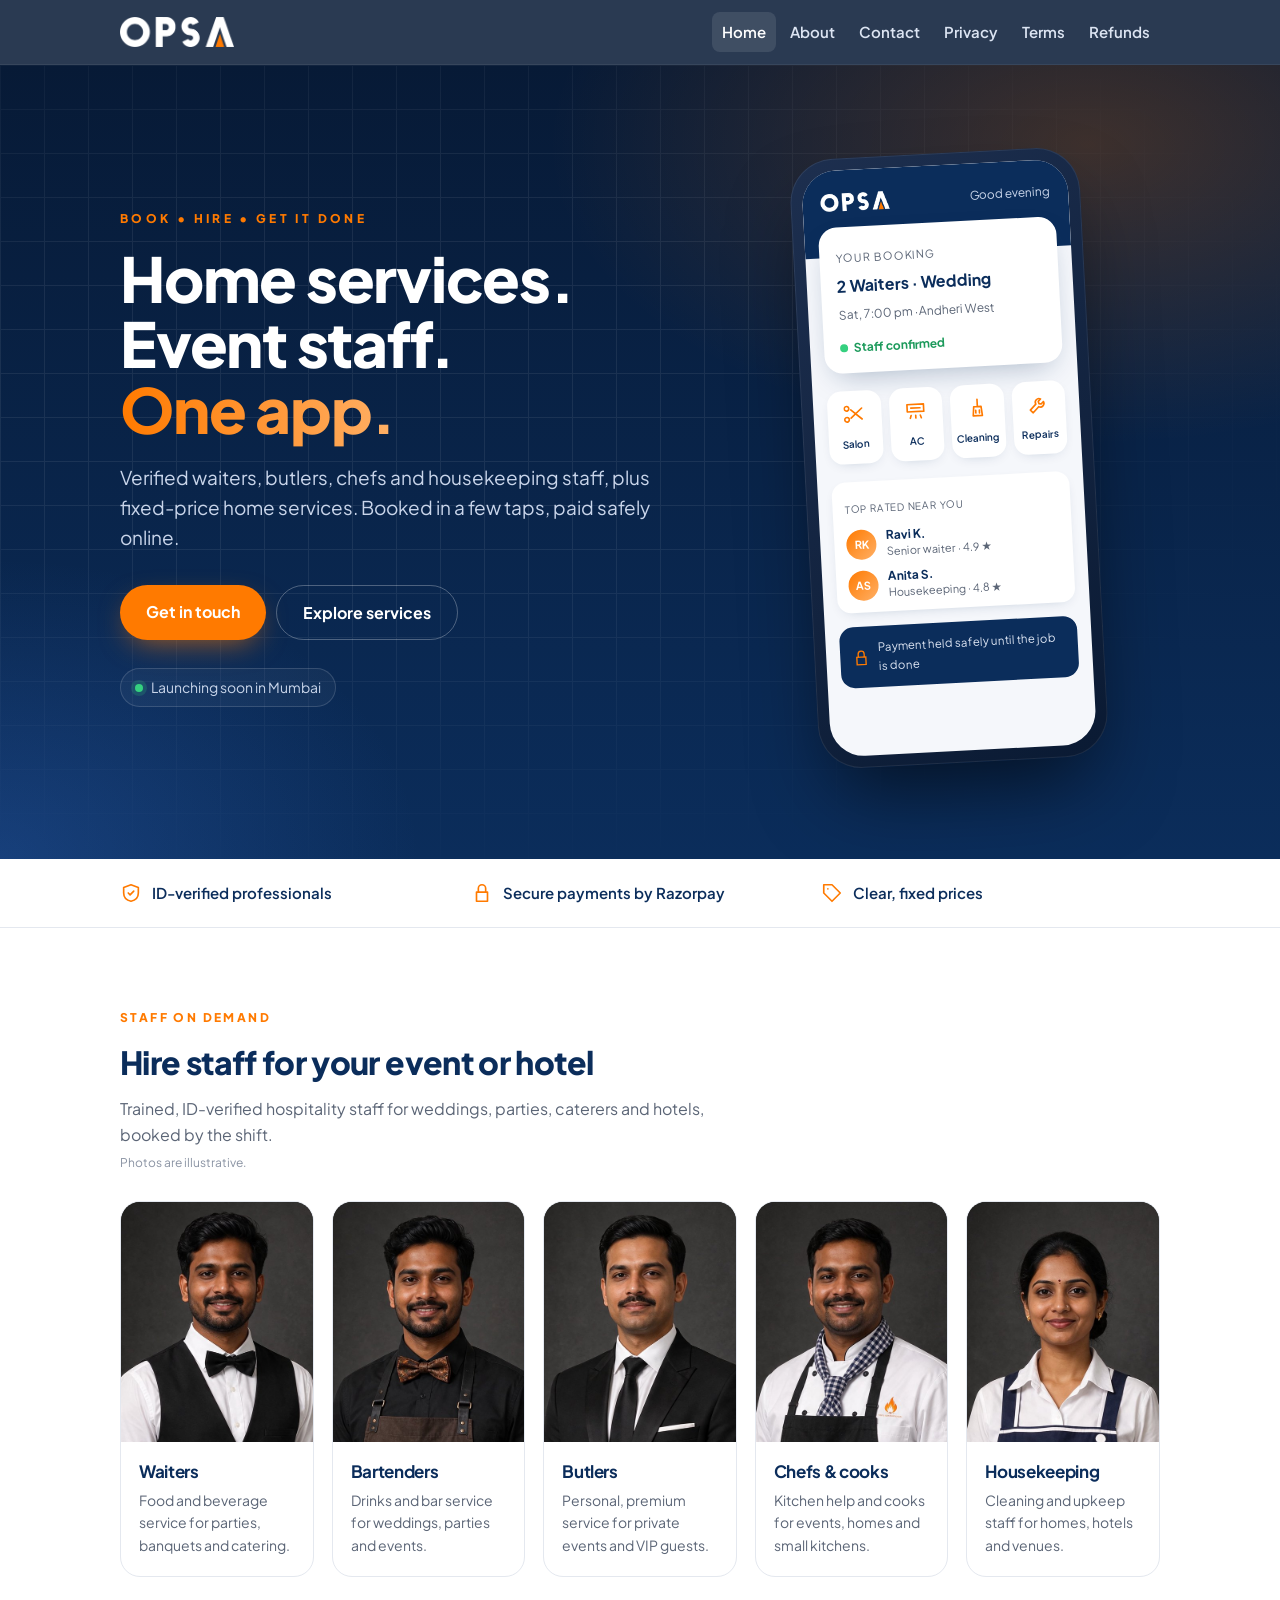
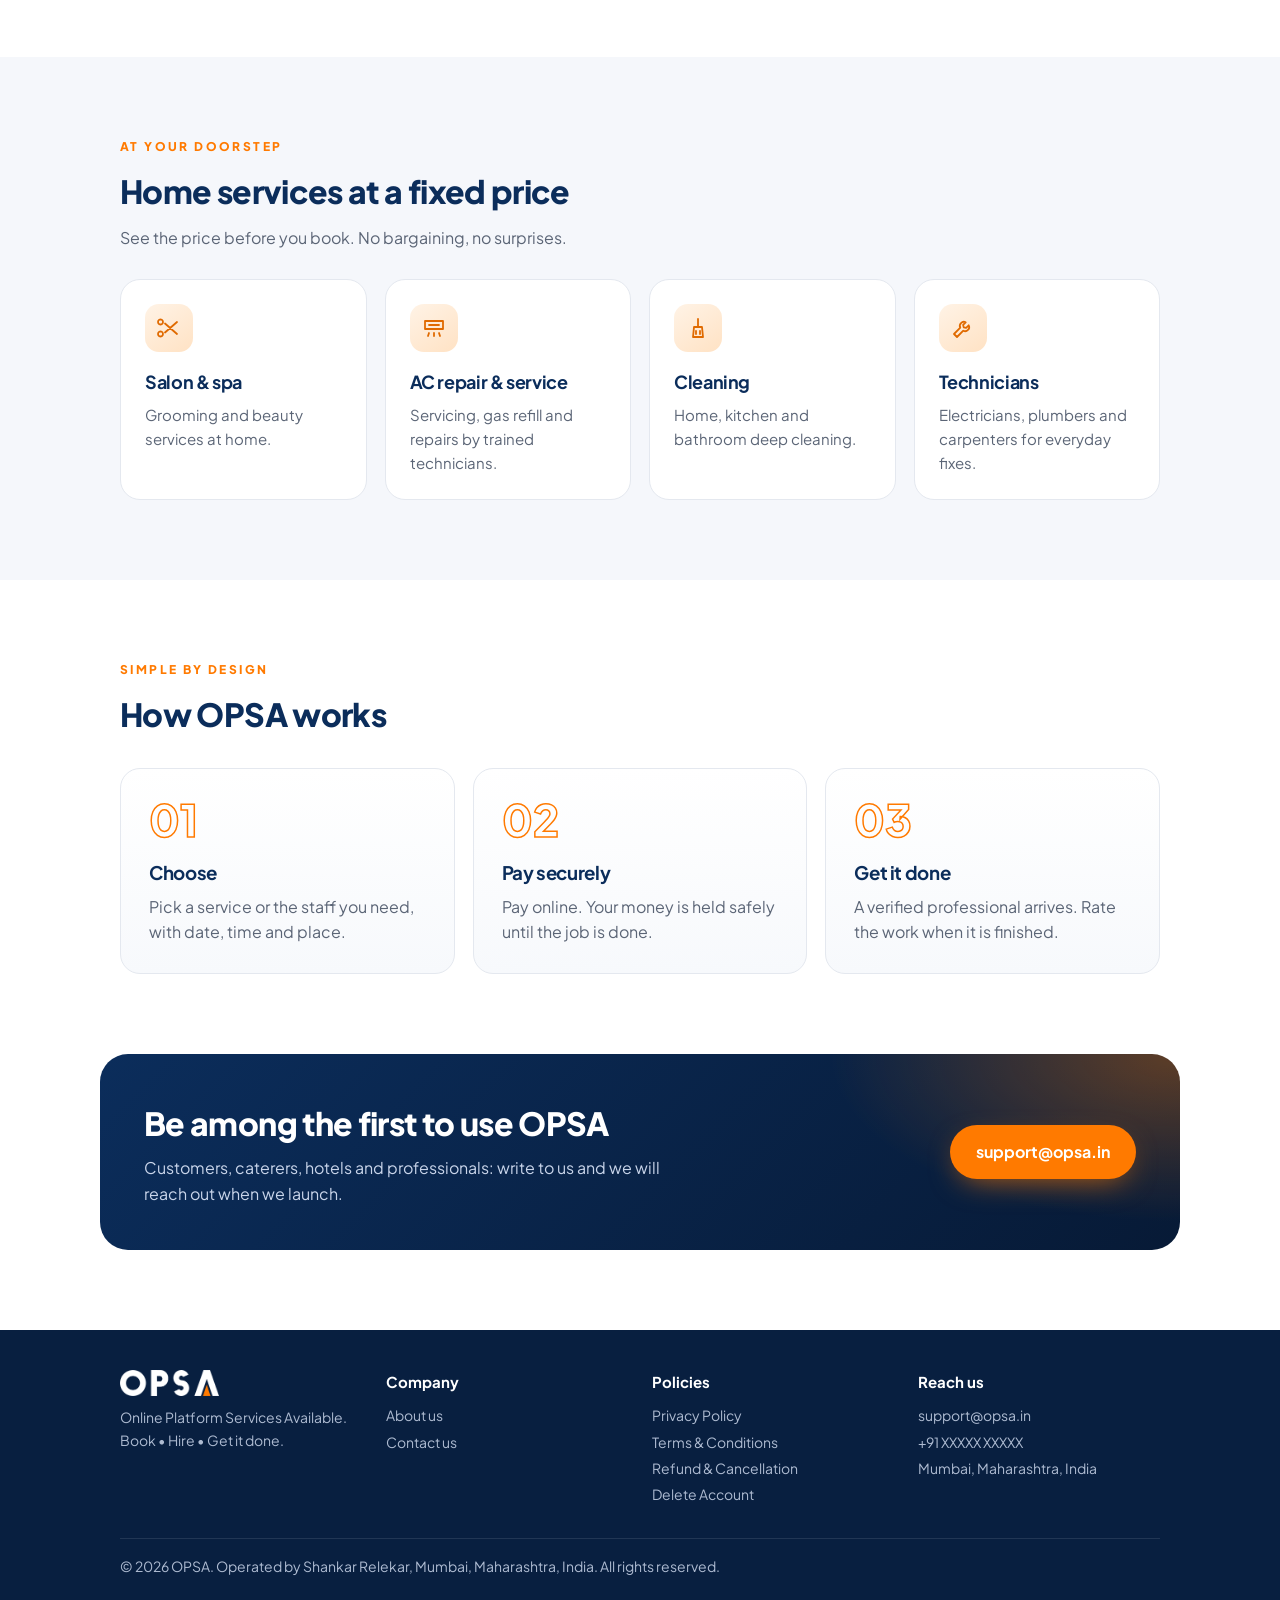
<file: index.html>
<!doctype html>
<html lang="en">
<head>
<meta charset="utf-8">
<meta name="viewport" content="width=device-width,initial-scale=1">
<title>OPSA | Book, hire and get it done</title>
<meta name="description" content="OPSA lets you book verified hospitality staff and fixed-price home services in a few taps.">
<link rel="icon" href="assets/favicon.png">
<link rel="apple-touch-icon" href="assets/apple-touch-icon.png">
<link rel="preconnect" href="https://fonts.googleapis.com"><link rel="preconnect" href="https://fonts.gstatic.com" crossorigin>
<link href="https://fonts.googleapis.com/css2?family=Plus+Jakarta+Sans:wght@400;500;600;700;800&display=swap" rel="stylesheet">
<link rel="stylesheet" href="style.css">
</head>
<body>
<header class="site"><div class="wrap">
  <a class="brand" href="index.html" aria-label="OPSA home"><img src="assets/logo-white.png" alt="OPSA"></a>
  <button class="menu-btn" onclick="document.querySelector('nav.main').classList.toggle('open')">Menu</button>
  <nav class="main"><a href="index.html" aria-current="page">Home</a><a href="about.html">About</a><a href="contact.html">Contact</a><a href="privacy.html">Privacy</a><a href="terms.html">Terms</a><a href="refund.html">Refunds</a></nav>
</div></header>
<main>

<section class="hero2"><div class="wrap hero-grid">
  <div>
    <div class="eyebrow">BOOK &bull; HIRE &bull; GET IT DONE</div>
    <h1>Home services. Event staff.<br><span>One app.</span></h1>
    <p class="lead">Verified waiters, butlers, chefs and housekeeping staff, plus fixed-price home services. Booked in a few taps, paid safely online.</p>
    <div class="ctas"><a class="btn" href="contact.html">Get in touch</a><a class="btn ghost" href="#services">Explore services</a></div>
    <div class="pill"><span class="dot"></span>Launching soon in Mumbai</div>
  </div>
  <div class="phone" aria-hidden="true"><div class="screen">
    <div class="ph-top"><img src="assets/logo-white.png" alt=""><span>Good evening</span></div>
    <div class="ph-card"><small>Your booking</small><b>2 Waiters &middot; Wedding</b><span>Sat, 7:00 pm &middot; Andheri West</span><div class="ph-status"><i></i>Staff confirmed</div></div>
    <div class="ph-row"><div><svg viewBox="0 0 24 24" aria-hidden="true"><path d="M6 6a2.5 2.5 0 1 0 0 .01M6 18a2.5 2.5 0 1 0 0 .01M8 7.5L20 18M8 16.5L20 6"/></svg><em>Salon</em></div><div><svg viewBox="0 0 24 24" aria-hidden="true"><path d="M3 5h18v8H3zM7 17l-1 3M12 17v3M17 17l1 3M7 9h10"/></svg><em>AC</em></div><div><svg viewBox="0 0 24 24" aria-hidden="true"><path d="M12 3v8M8 11h8l1 10H7zM10 15v3M14 15v3"/></svg><em>Cleaning</em></div><div><svg viewBox="0 0 24 24" aria-hidden="true"><path d="M14.7 6.3a4 4 0 0 0-5.4 5.4L3 18l3 3 6.3-6.3a4 4 0 0 0 5.4-5.4l-2.6 2.6-2.4-.6-.6-2.4z"/></svg><em>Repairs</em></div></div>
    <div class="ph-list"><small>Top rated near you</small><div><span class="av">RK</span><p><b>Ravi K.</b><br>Senior waiter &middot; 4.9 &#9733;</p></div><div><span class="av">AS</span><p><b>Anita S.</b><br>Housekeeping &middot; 4.8 &#9733;</p></div></div>
    <div class="ph-pay"><svg viewBox="0 0 24 24" aria-hidden="true"><path d="M6 11h12v10H6zM8 11V7a4 4 0 0 1 8 0v4"/></svg>Payment held safely until the job is done</div>
  </div></div>
</div></section>

<div class="trust"><div class="wrap trust-row">
  <div><svg viewBox="0 0 24 24" aria-hidden="true"><path d="M12 3l8 3v6c0 5-3.5 8-8 9-4.5-1-8-4-8-9V6zM9 12l2 2 4-4"/></svg><span>ID-verified professionals</span></div>
  <div><svg viewBox="0 0 24 24" aria-hidden="true"><path d="M6 11h12v10H6zM8 11V7a4 4 0 0 1 8 0v4"/></svg><span>Secure payments by Razorpay</span></div>
  <div><svg viewBox="0 0 24 24" aria-hidden="true"><path d="M3 12V3h9l9 9-9 9zM7.5 7.5h.01"/></svg><span>Clear, fixed prices</span></div>
</div></div>

<section id="services"><div class="wrap">
  <div class="kicker">Staff on demand</div>
  <h2>Hire staff for your event or hotel</h2>
  <p class="sub">Trained, ID-verified hospitality staff for weddings, parties, caterers and hotels, booked by the shift.<br><small class="note-img">Photos are illustrative.</small></p>
  <div class="staff-grid">
    <div class="staff"><img src="assets/staff/waiter.jpg" alt="Waiters" loading="lazy"><div><h3>Waiters</h3><p>Food and beverage service for parties, banquets and catering.</p></div></div>
    <div class="staff"><img src="assets/staff/bartender.jpg" alt="Bartenders" loading="lazy"><div><h3>Bartenders</h3><p>Drinks and bar service for weddings, parties and events.</p></div></div>
    <div class="staff"><img src="assets/staff/butler.jpg" alt="Butlers" loading="lazy"><div><h3>Butlers</h3><p>Personal, premium service for private events and VIP guests.</p></div></div>
    <div class="staff"><img src="assets/staff/cook.jpg" alt="Chefs &amp; cooks" loading="lazy"><div><h3>Chefs &amp; cooks</h3><p>Kitchen help and cooks for events, homes and small kitchens.</p></div></div>
    <div class="staff"><img src="assets/staff/housekeeper.jpg" alt="Housekeeping" loading="lazy"><div><h3>Housekeeping</h3><p>Cleaning and upkeep staff for homes, hotels and venues.</p></div></div>
  </div>
</div></section>

<section class="alt"><div class="wrap">
  <div class="kicker">At your doorstep</div>
  <h2>Home services at a fixed price</h2>
  <p class="sub">See the price before you book. No bargaining, no surprises.</p>
  <div class="grid4">
    <div class="svc"><div class="ico"><svg viewBox="0 0 24 24" aria-hidden="true"><path d="M6 6a2.5 2.5 0 1 0 0 .01M6 18a2.5 2.5 0 1 0 0 .01M8 7.5L20 18M8 16.5L20 6"/></svg></div><h3>Salon &amp; spa</h3><p>Grooming and beauty services at home.</p></div>
    <div class="svc"><div class="ico"><svg viewBox="0 0 24 24" aria-hidden="true"><path d="M3 5h18v8H3zM7 17l-1 3M12 17v3M17 17l1 3M7 9h10"/></svg></div><h3>AC repair &amp; service</h3><p>Servicing, gas refill and repairs by trained technicians.</p></div>
    <div class="svc"><div class="ico"><svg viewBox="0 0 24 24" aria-hidden="true"><path d="M12 3v8M8 11h8l1 10H7zM10 15v3M14 15v3"/></svg></div><h3>Cleaning</h3><p>Home, kitchen and bathroom deep cleaning.</p></div>
    <div class="svc"><div class="ico"><svg viewBox="0 0 24 24" aria-hidden="true"><path d="M14.7 6.3a4 4 0 0 0-5.4 5.4L3 18l3 3 6.3-6.3a4 4 0 0 0 5.4-5.4l-2.6 2.6-2.4-.6-.6-2.4z"/></svg></div><h3>Technicians</h3><p>Electricians, plumbers and carpenters for everyday fixes.</p></div>
  </div>
</div></section>

<section><div class="wrap">
  <div class="kicker">Simple by design</div>
  <h2>How OPSA works</h2>
  <div class="flow">
    <div><b>01</b><h3>Choose</h3><p>Pick a service or the staff you need, with date, time and place.</p></div>
    <div><b>02</b><h3>Pay securely</h3><p>Pay online. Your money is held safely until the job is done.</p></div>
    <div><b>03</b><h3>Get it done</h3><p>A verified professional arrives. Rate the work when it is finished.</p></div>
  </div>
</div></section>

<section class="cta-band"><div class="wrap cta-inner">
  <div><h2>Be among the first to use OPSA</h2><p>Customers, caterers, hotels and professionals: write to us and we will reach out when we launch.</p></div>
  <a class="btn" href="mailto:support@opsa.in">support@opsa.in</a>
</div></section>

</main>
<footer class="site"><div class="wrap">
  <div class="cols">
    <div><img src="assets/logo-white.png" alt="OPSA"><div>Online Platform Services Available.<br>Book &bull; Hire &bull; Get it done.</div></div>
    <div><h4>Company</h4><a href="about.html">About us</a><a href="contact.html">Contact us</a></div>
    <div><h4>Policies</h4><a href="privacy.html">Privacy Policy</a><a href="terms.html">Terms &amp; Conditions</a><a href="refund.html">Refund &amp; Cancellation</a><a href="delete-account.html">Delete Account</a></div>
    <div><h4>Reach us</h4><a href="mailto:support@opsa.in">support@opsa.in</a><a href="tel:+91XXXXXXXXXX">+91 XXXXX XXXXX</a><span>Mumbai, Maharashtra, India</span></div>
  </div>
  <div class="legal">&copy; 2026 OPSA. Operated by Shankar Relekar, Mumbai, Maharashtra, India. All rights reserved.</div>
</div></footer>
</body>
</html>
</file>
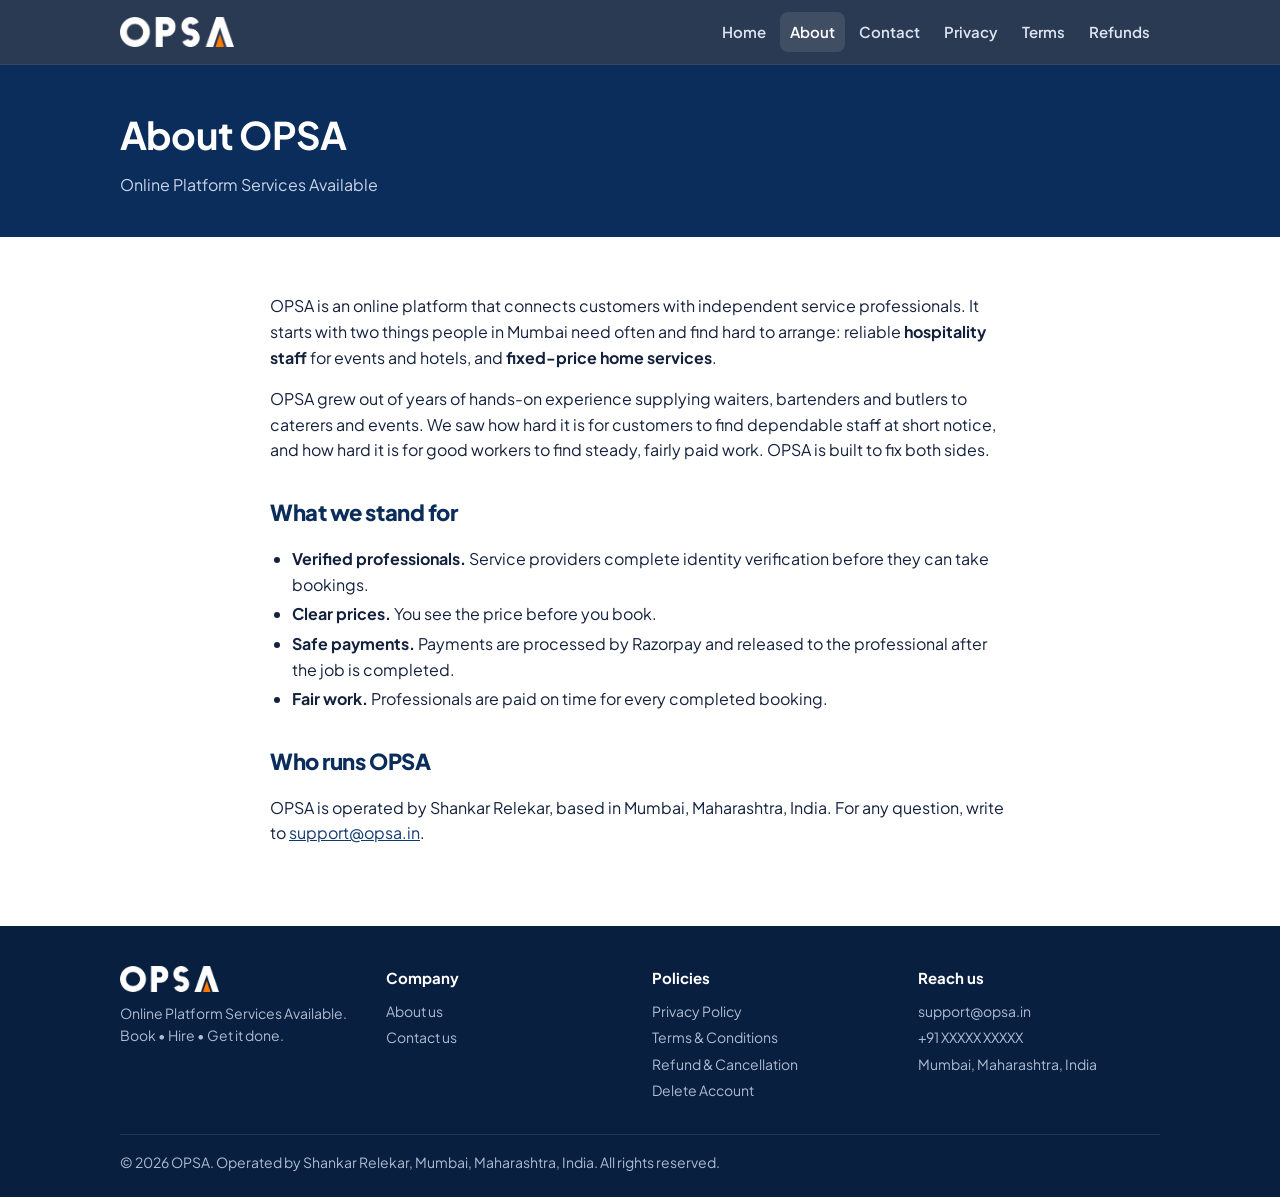
<file: about.html>
<!doctype html>
<html lang="en">
<head>
<meta charset="utf-8">
<meta name="viewport" content="width=device-width,initial-scale=1">
<title>About OPSA</title>
<meta name="description" content="About OPSA, Online Platform Services Available.">
<link rel="icon" href="assets/favicon.png">
<link rel="apple-touch-icon" href="assets/apple-touch-icon.png">
<link rel="preconnect" href="https://fonts.googleapis.com"><link rel="preconnect" href="https://fonts.gstatic.com" crossorigin>
<link href="https://fonts.googleapis.com/css2?family=Plus+Jakarta+Sans:wght@400;500;600;700;800&display=swap" rel="stylesheet">
<link rel="stylesheet" href="style.css">
</head>
<body>
<header class="site"><div class="wrap">
  <a class="brand" href="index.html" aria-label="OPSA home"><img src="assets/logo-white.png" alt="OPSA"></a>
  <button class="menu-btn" onclick="document.querySelector('nav.main').classList.toggle('open')">Menu</button>
  <nav class="main"><a href="index.html">Home</a><a href="about.html" aria-current="page">About</a><a href="contact.html">Contact</a><a href="privacy.html">Privacy</a><a href="terms.html">Terms</a><a href="refund.html">Refunds</a></nav>
</div></header>
<main>

<div class="page-head"><div class="wrap"><h1>About OPSA</h1><p>Online Platform Services Available</p></div></div>
<div class="prose">
<p>OPSA is an online platform that connects customers with independent service professionals. It starts with two things
people in Mumbai need often and find hard to arrange: reliable <strong>hospitality staff</strong> for events and hotels, and
<strong>fixed-price home services</strong>.</p>
<p>OPSA grew out of years of hands-on experience supplying waiters, bartenders and butlers to caterers and events. We saw
how hard it is for customers to find dependable staff at short notice, and how hard it is for good workers to find steady,
fairly paid work. OPSA is built to fix both sides.</p>
<h2>What we stand for</h2>
<ul>
<li><strong>Verified professionals.</strong> Service providers complete identity verification before they can take bookings.</li>
<li><strong>Clear prices.</strong> You see the price before you book.</li>
<li><strong>Safe payments.</strong> Payments are processed by Razorpay and released to the professional after the job is completed.</li>
<li><strong>Fair work.</strong> Professionals are paid on time for every completed booking.</li>
</ul>
<h2>Who runs OPSA</h2>
<p>OPSA is operated by Shankar Relekar, based in Mumbai, Maharashtra, India. For any question, write to
<a href="mailto:support@opsa.in">support@opsa.in</a>.</p>
</div>
</main>
<footer class="site"><div class="wrap">
  <div class="cols">
    <div><img src="assets/logo-white.png" alt="OPSA"><div>Online Platform Services Available.<br>Book &bull; Hire &bull; Get it done.</div></div>
    <div><h4>Company</h4><a href="about.html">About us</a><a href="contact.html">Contact us</a></div>
    <div><h4>Policies</h4><a href="privacy.html">Privacy Policy</a><a href="terms.html">Terms &amp; Conditions</a><a href="refund.html">Refund &amp; Cancellation</a><a href="delete-account.html">Delete Account</a></div>
    <div><h4>Reach us</h4><a href="mailto:support@opsa.in">support@opsa.in</a><a href="tel:+91XXXXXXXXXX">+91 XXXXX XXXXX</a><span>Mumbai, Maharashtra, India</span></div>
  </div>
  <div class="legal">&copy; 2026 OPSA. Operated by Shankar Relekar, Mumbai, Maharashtra, India. All rights reserved.</div>
</div></footer>
</body>
</html>
</file>
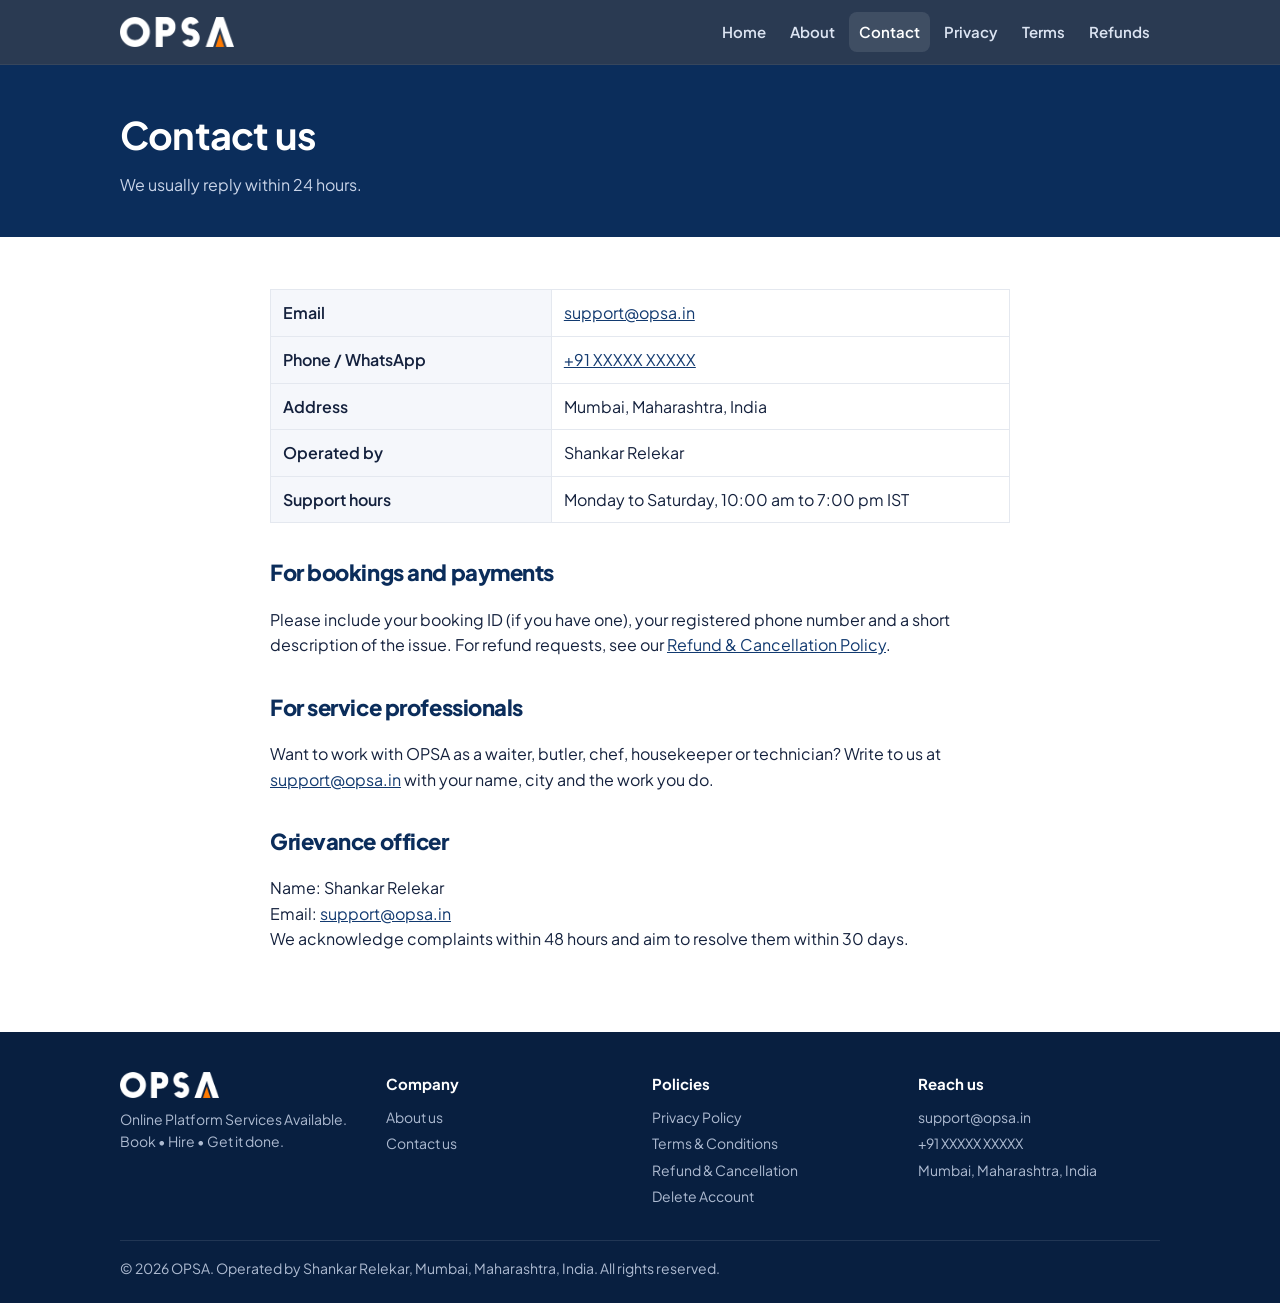
<file: contact.html>
<!doctype html>
<html lang="en">
<head>
<meta charset="utf-8">
<meta name="viewport" content="width=device-width,initial-scale=1">
<title>Contact OPSA</title>
<meta name="description" content="Contact OPSA customer support.">
<link rel="icon" href="assets/favicon.png">
<link rel="apple-touch-icon" href="assets/apple-touch-icon.png">
<link rel="preconnect" href="https://fonts.googleapis.com"><link rel="preconnect" href="https://fonts.gstatic.com" crossorigin>
<link href="https://fonts.googleapis.com/css2?family=Plus+Jakarta+Sans:wght@400;500;600;700;800&display=swap" rel="stylesheet">
<link rel="stylesheet" href="style.css">
</head>
<body>
<header class="site"><div class="wrap">
  <a class="brand" href="index.html" aria-label="OPSA home"><img src="assets/logo-white.png" alt="OPSA"></a>
  <button class="menu-btn" onclick="document.querySelector('nav.main').classList.toggle('open')">Menu</button>
  <nav class="main"><a href="index.html">Home</a><a href="about.html">About</a><a href="contact.html" aria-current="page">Contact</a><a href="privacy.html">Privacy</a><a href="terms.html">Terms</a><a href="refund.html">Refunds</a></nav>
</div></header>
<main>

<div class="page-head"><div class="wrap"><h1>Contact us</h1><p>We usually reply within 24 hours.</p></div></div>
<div class="prose">
<table class="info">
<tr><td>Email</td><td><a href="mailto:support@opsa.in">support@opsa.in</a></td></tr>
<tr><td>Phone / WhatsApp</td><td><a href="tel:+91 XXXXX XXXXX">+91 XXXXX XXXXX</a></td></tr>
<tr><td>Address</td><td>Mumbai, Maharashtra, India</td></tr>
<tr><td>Operated by</td><td>Shankar Relekar</td></tr>
<tr><td>Support hours</td><td>Monday to Saturday, 10:00 am to 7:00 pm IST</td></tr>
</table>
<h2>For bookings and payments</h2>
<p>Please include your booking ID (if you have one), your registered phone number and a short description of the issue.
For refund requests, see our <a href="refund.html">Refund &amp; Cancellation Policy</a>.</p>
<h2>For service professionals</h2>
<p>Want to work with OPSA as a waiter, butler, chef, housekeeper or technician? Write to us at
<a href="mailto:support@opsa.in">support@opsa.in</a> with your name, city and the work you do.</p>
<h2>Grievance officer</h2>
<p>Name: Shankar Relekar<br>Email: <a href="mailto:support@opsa.in">support@opsa.in</a><br>We acknowledge complaints within 48 hours and aim to resolve them within 30 days.</p>
</div>
</main>
<footer class="site"><div class="wrap">
  <div class="cols">
    <div><img src="assets/logo-white.png" alt="OPSA"><div>Online Platform Services Available.<br>Book &bull; Hire &bull; Get it done.</div></div>
    <div><h4>Company</h4><a href="about.html">About us</a><a href="contact.html">Contact us</a></div>
    <div><h4>Policies</h4><a href="privacy.html">Privacy Policy</a><a href="terms.html">Terms &amp; Conditions</a><a href="refund.html">Refund &amp; Cancellation</a><a href="delete-account.html">Delete Account</a></div>
    <div><h4>Reach us</h4><a href="mailto:support@opsa.in">support@opsa.in</a><a href="tel:+91XXXXXXXXXX">+91 XXXXX XXXXX</a><span>Mumbai, Maharashtra, India</span></div>
  </div>
  <div class="legal">&copy; 2026 OPSA. Operated by Shankar Relekar, Mumbai, Maharashtra, India. All rights reserved.</div>
</div></footer>
</body>
</html>
</file>
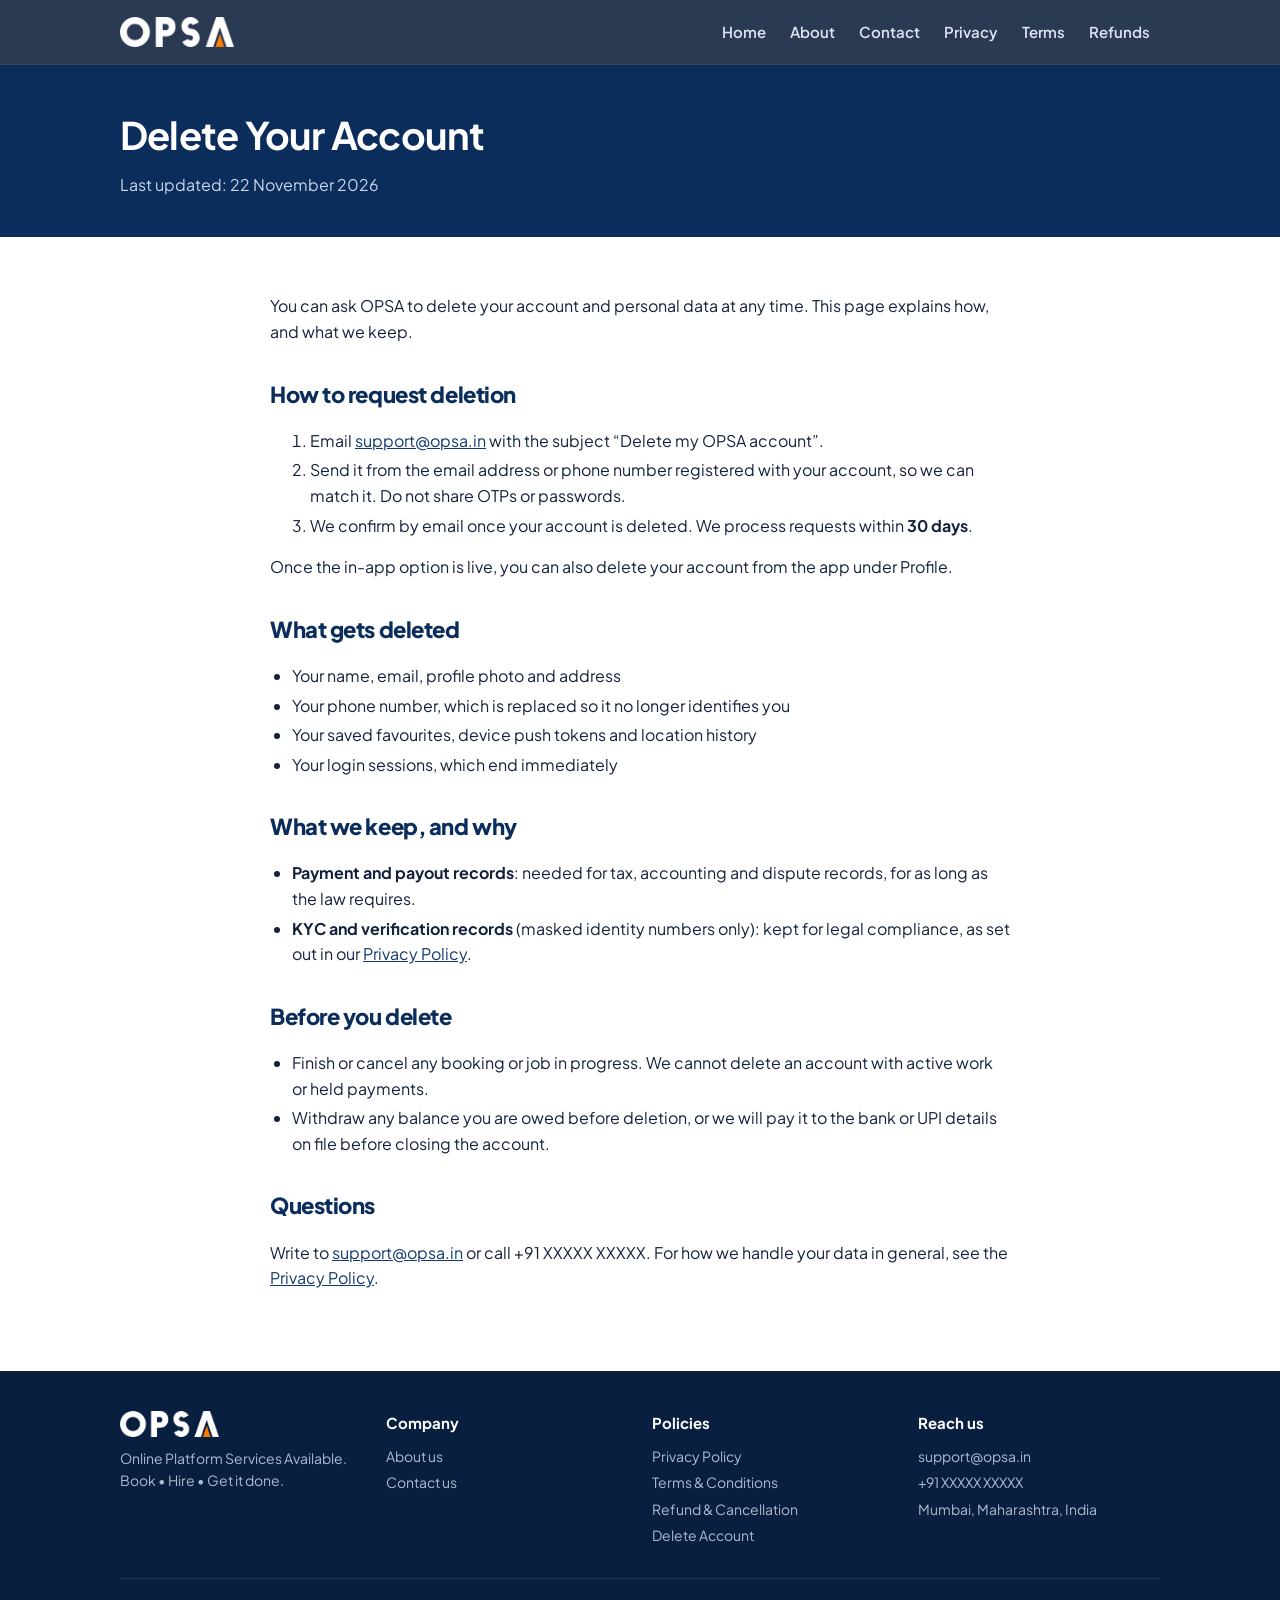
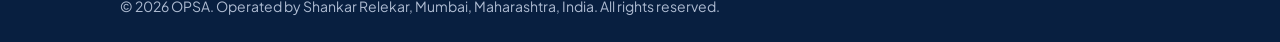
<file: delete-account.html>
<!doctype html>
<html lang="en">
<head>
<meta charset="utf-8">
<meta name="viewport" content="width=device-width,initial-scale=1">
<title>Delete Your Account | OPSA</title>
<meta name="description" content="Delete Your Account for OPSA (opsa.in).">
<link rel="icon" href="assets/favicon.png">
<link rel="apple-touch-icon" href="assets/apple-touch-icon.png">
<link rel="preconnect" href="https://fonts.googleapis.com"><link rel="preconnect" href="https://fonts.gstatic.com" crossorigin>
<link href="https://fonts.googleapis.com/css2?family=Plus+Jakarta+Sans:wght@400;500;600;700;800&display=swap" rel="stylesheet">
<link rel="stylesheet" href="style.css">
</head>
<body>
<header class="site"><div class="wrap">
  <a class="brand" href="index.html" aria-label="OPSA home"><img src="assets/logo-white.png" alt="OPSA"></a>
  <button class="menu-btn" onclick="document.querySelector('nav.main').classList.toggle('open')">Menu</button>
  <nav class="main"><a href="index.html">Home</a><a href="about.html">About</a><a href="contact.html">Contact</a><a href="privacy.html">Privacy</a><a href="terms.html">Terms</a><a href="refund.html">Refunds</a></nav>
</div></header>
<main>
<div class="page-head"><div class="wrap"><h1>Delete Your Account</h1><p>Last updated: 22 November 2026</p></div></div>
<div class="prose"><p>You can ask OPSA to delete your account and personal data at any time. This page explains how, and what we keep.</p>
<h2>How to request deletion</h2>
<ol><li>Email <a href="mailto:support@opsa.in?subject=Delete%20my%20OPSA%20account">support@opsa.in</a> with the subject &ldquo;Delete my OPSA account&rdquo;.</li>
<li>Send it from the email address or phone number registered with your account, so we can match it. Do not share OTPs or passwords.</li>
<li>We confirm by email once your account is deleted. We process requests within <strong>30 days</strong>.</li></ol>
<p>Once the in-app option is live, you can also delete your account from the app under Profile.</p>

<h2>What gets deleted</h2>
<ul><li>Your name, email, profile photo and address</li><li>Your phone number, which is replaced so it no longer identifies you</li>
<li>Your saved favourites, device push tokens and location history</li><li>Your login sessions, which end immediately</li></ul>

<h2>What we keep, and why</h2>
<ul><li><strong>Payment and payout records</strong>: needed for tax, accounting and dispute records, for as long as the law requires.</li>
<li><strong>KYC and verification records</strong> (masked identity numbers only): kept for legal compliance, as set out in our <a href="privacy.html">Privacy Policy</a>.</li></ul>

<h2>Before you delete</h2>
<ul><li>Finish or cancel any booking or job in progress. We cannot delete an account with active work or held payments.</li>
<li>Withdraw any balance you are owed before deletion, or we will pay it to the bank or UPI details on file before closing the account.</li></ul>

<h2>Questions</h2>
<p>Write to <a href="mailto:support@opsa.in">support@opsa.in</a> or call +91 XXXXX XXXXX. For how we handle your data in general, see the <a href="privacy.html">Privacy Policy</a>.</p>
</div>
</main>
<footer class="site"><div class="wrap">
  <div class="cols">
    <div><img src="assets/logo-white.png" alt="OPSA"><div>Online Platform Services Available.<br>Book &bull; Hire &bull; Get it done.</div></div>
    <div><h4>Company</h4><a href="about.html">About us</a><a href="contact.html">Contact us</a></div>
    <div><h4>Policies</h4><a href="privacy.html">Privacy Policy</a><a href="terms.html">Terms &amp; Conditions</a><a href="refund.html">Refund &amp; Cancellation</a><a href="delete-account.html">Delete Account</a></div>
    <div><h4>Reach us</h4><a href="mailto:support@opsa.in">support@opsa.in</a><a href="tel:+91XXXXXXXXXX">+91 XXXXX XXXXX</a><span>Mumbai, Maharashtra, India</span></div>
  </div>
  <div class="legal">&copy; 2026 OPSA. Operated by Shankar Relekar, Mumbai, Maharashtra, India. All rights reserved.</div>
</div></footer>
</body>
</html>
</file>
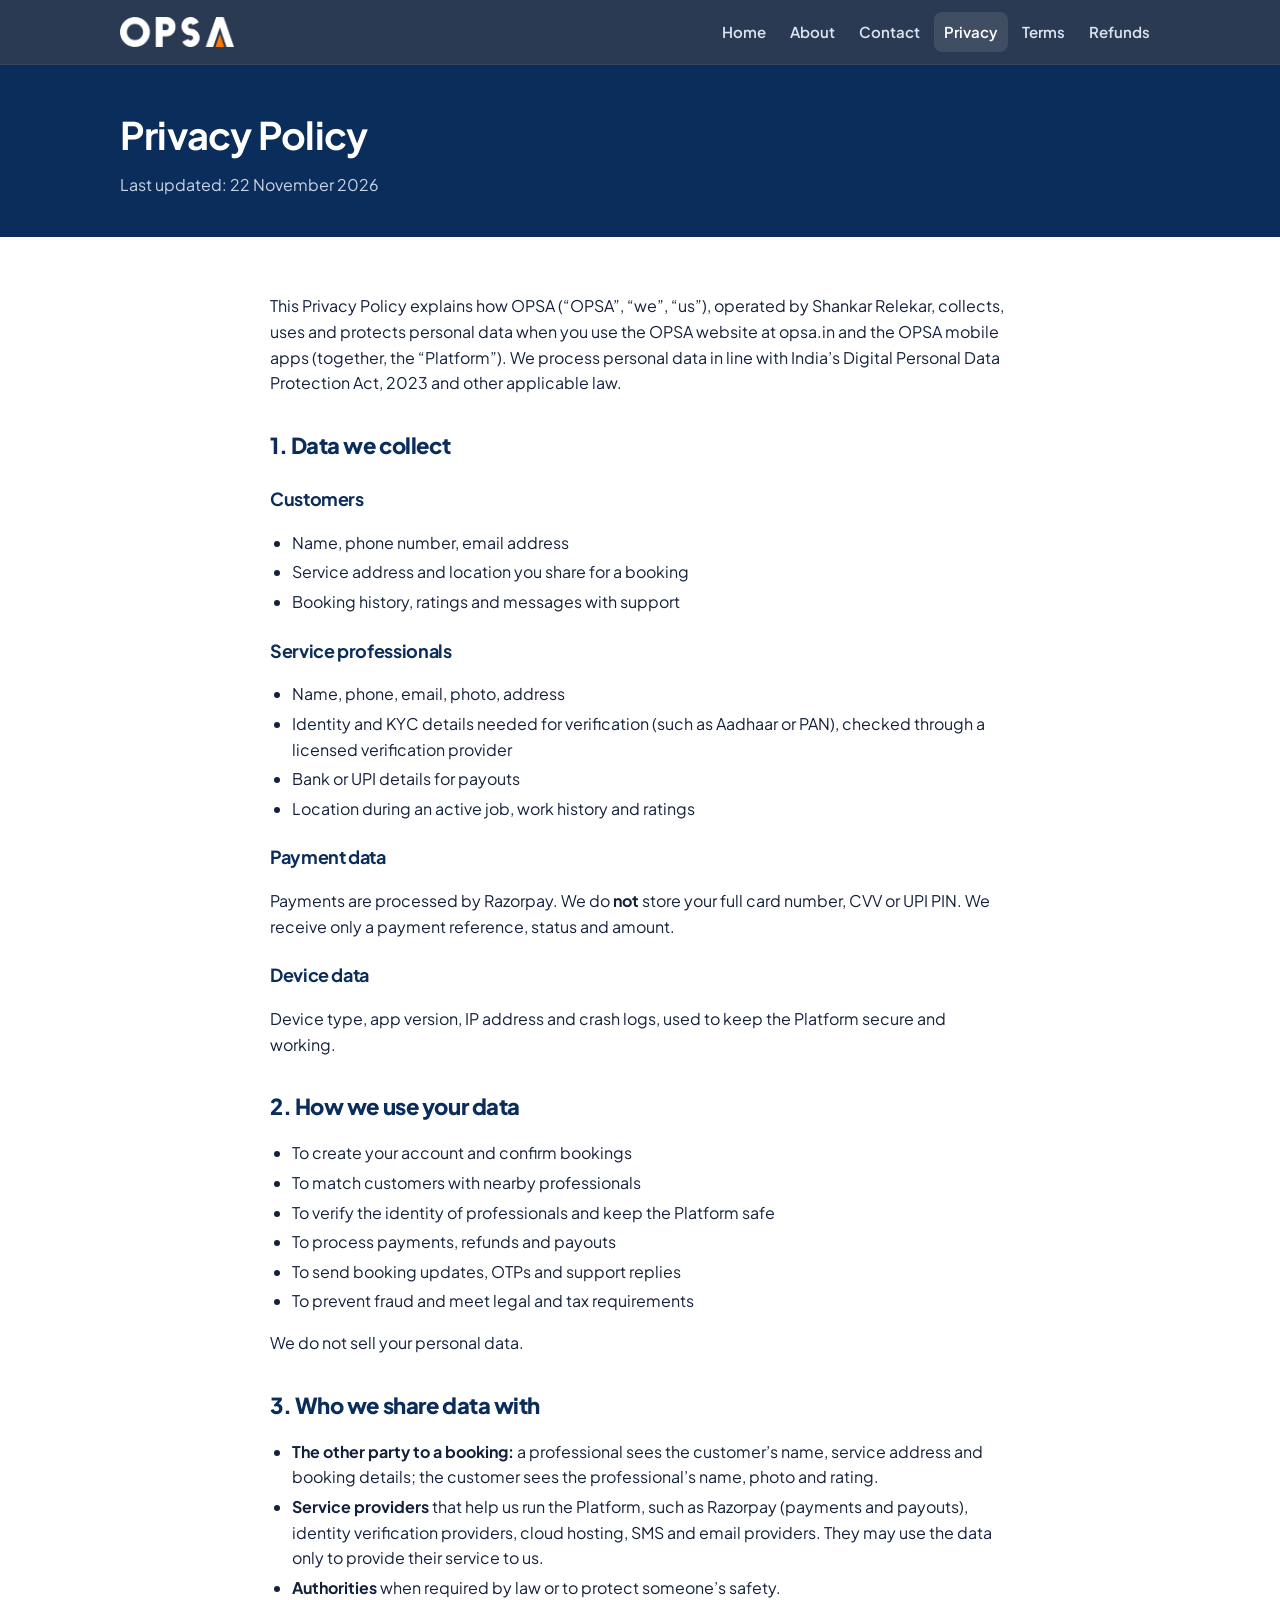
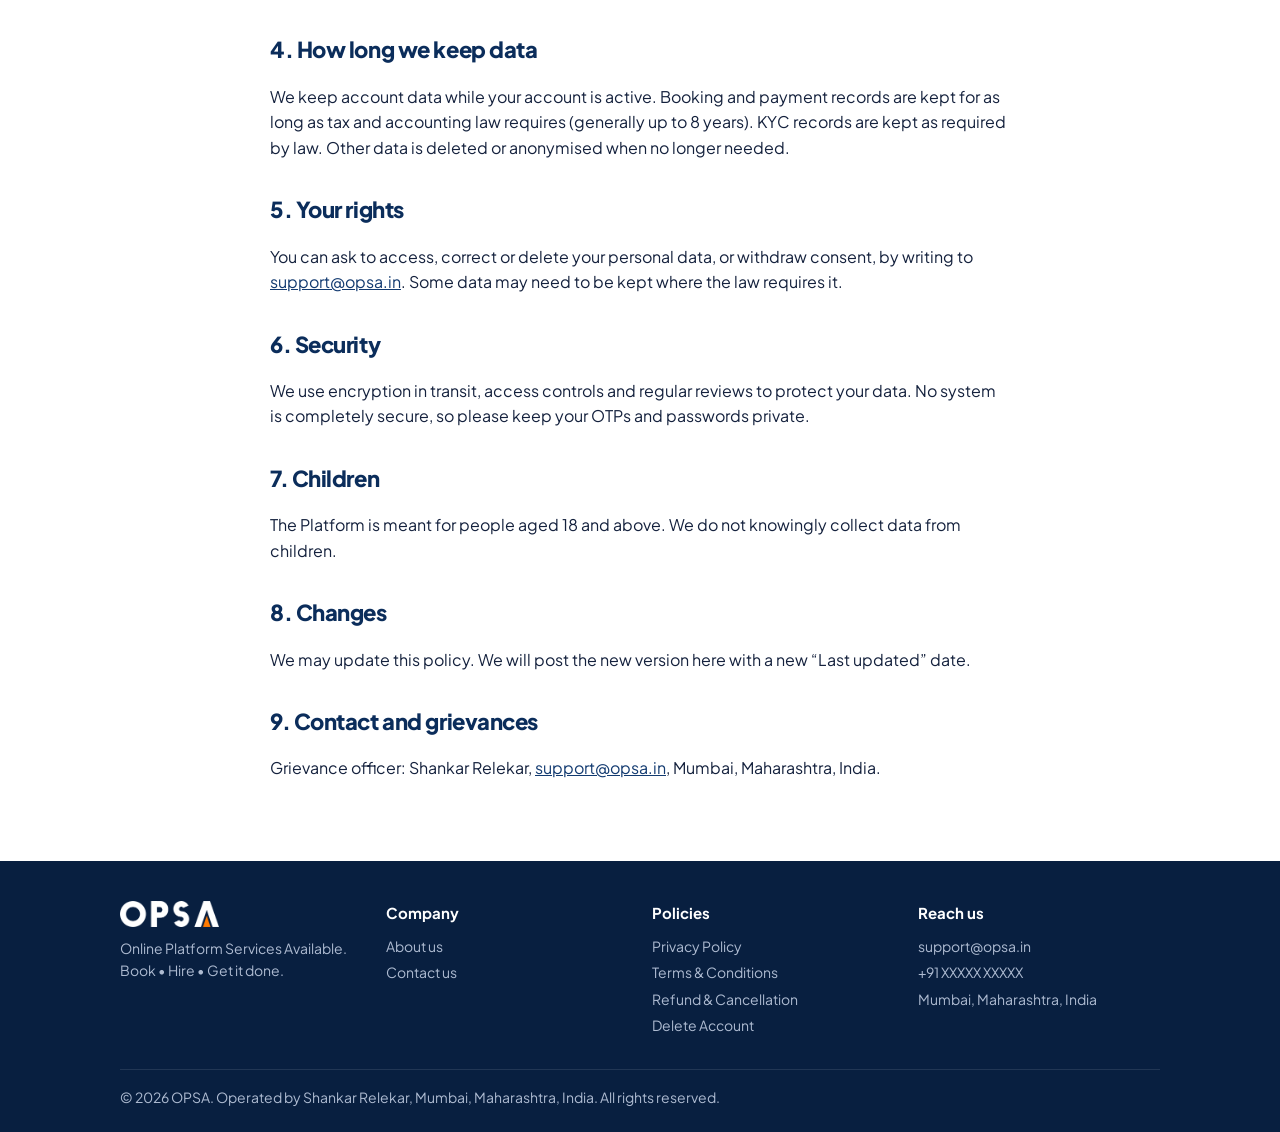
<file: privacy.html>
<!doctype html>
<html lang="en">
<head>
<meta charset="utf-8">
<meta name="viewport" content="width=device-width,initial-scale=1">
<title>Privacy Policy | OPSA</title>
<meta name="description" content="Privacy Policy for OPSA (opsa.in).">
<link rel="icon" href="assets/favicon.png">
<link rel="apple-touch-icon" href="assets/apple-touch-icon.png">
<link rel="preconnect" href="https://fonts.googleapis.com"><link rel="preconnect" href="https://fonts.gstatic.com" crossorigin>
<link href="https://fonts.googleapis.com/css2?family=Plus+Jakarta+Sans:wght@400;500;600;700;800&display=swap" rel="stylesheet">
<link rel="stylesheet" href="style.css">
</head>
<body>
<header class="site"><div class="wrap">
  <a class="brand" href="index.html" aria-label="OPSA home"><img src="assets/logo-white.png" alt="OPSA"></a>
  <button class="menu-btn" onclick="document.querySelector('nav.main').classList.toggle('open')">Menu</button>
  <nav class="main"><a href="index.html">Home</a><a href="about.html">About</a><a href="contact.html">Contact</a><a href="privacy.html" aria-current="page">Privacy</a><a href="terms.html">Terms</a><a href="refund.html">Refunds</a></nav>
</div></header>
<main>
<div class="page-head"><div class="wrap"><h1>Privacy Policy</h1><p>Last updated: 22 November 2026</p></div></div>
<div class="prose"><p>This Privacy Policy explains how OPSA (&ldquo;OPSA&rdquo;, &ldquo;we&rdquo;, &ldquo;us&rdquo;), operated by Shankar Relekar, collects, uses and protects personal data when you use the OPSA website at opsa.in and the OPSA mobile apps (together, the &ldquo;Platform&rdquo;). We process personal data in line with India&rsquo;s Digital Personal Data Protection Act, 2023 and other applicable law.</p>
<h2>1. Data we collect</h2>
<h3>Customers</h3>
<ul><li>Name, phone number, email address</li><li>Service address and location you share for a booking</li>
<li>Booking history, ratings and messages with support</li></ul>
<h3>Service professionals</h3>
<ul><li>Name, phone, email, photo, address</li>
<li>Identity and KYC details needed for verification (such as Aadhaar or PAN), checked through a licensed verification provider</li>
<li>Bank or UPI details for payouts</li><li>Location during an active job, work history and ratings</li></ul>
<h3>Payment data</h3>
<p>Payments are processed by Razorpay. We do <strong>not</strong> store your full card number, CVV or UPI PIN. We receive only
a payment reference, status and amount.</p>
<h3>Device data</h3>
<p>Device type, app version, IP address and crash logs, used to keep the Platform secure and working.</p>

<h2>2. How we use your data</h2>
<ul><li>To create your account and confirm bookings</li><li>To match customers with nearby professionals</li>
<li>To verify the identity of professionals and keep the Platform safe</li><li>To process payments, refunds and payouts</li>
<li>To send booking updates, OTPs and support replies</li><li>To prevent fraud and meet legal and tax requirements</li></ul>
<p>We do not sell your personal data.</p>

<h2>3. Who we share data with</h2>
<ul><li><strong>The other party to a booking:</strong> a professional sees the customer&rsquo;s name, service address and booking details; the customer sees the professional&rsquo;s name, photo and rating.</li>
<li><strong>Service providers</strong> that help us run the Platform, such as Razorpay (payments and payouts), identity verification providers, cloud hosting, SMS and email providers. They may use the data only to provide their service to us.</li>
<li><strong>Authorities</strong> when required by law or to protect someone&rsquo;s safety.</li></ul>

<h2>4. How long we keep data</h2>
<p>We keep account data while your account is active. Booking and payment records are kept for as long as tax and accounting
law requires (generally up to 8 years). KYC records are kept as required by law. Other data is deleted or anonymised when no longer needed.</p>

<h2>5. Your rights</h2>
<p>You can ask to access, correct or delete your personal data, or withdraw consent, by writing to
<a href="mailto:support@opsa.in">support@opsa.in</a>. Some data may need to be kept where the law requires it.</p>

<h2>6. Security</h2>
<p>We use encryption in transit, access controls and regular reviews to protect your data. No system is completely secure, so
please keep your OTPs and passwords private.</p>

<h2>7. Children</h2>
<p>The Platform is meant for people aged 18 and above. We do not knowingly collect data from children.</p>

<h2>8. Changes</h2>
<p>We may update this policy. We will post the new version here with a new &ldquo;Last updated&rdquo; date.</p>

<h2>9. Contact and grievances</h2>
<p>Grievance officer: Shankar Relekar, <a href="mailto:support@opsa.in">support@opsa.in</a>, Mumbai, Maharashtra, India.</p>
</div>
</main>
<footer class="site"><div class="wrap">
  <div class="cols">
    <div><img src="assets/logo-white.png" alt="OPSA"><div>Online Platform Services Available.<br>Book &bull; Hire &bull; Get it done.</div></div>
    <div><h4>Company</h4><a href="about.html">About us</a><a href="contact.html">Contact us</a></div>
    <div><h4>Policies</h4><a href="privacy.html">Privacy Policy</a><a href="terms.html">Terms &amp; Conditions</a><a href="refund.html">Refund &amp; Cancellation</a><a href="delete-account.html">Delete Account</a></div>
    <div><h4>Reach us</h4><a href="mailto:support@opsa.in">support@opsa.in</a><a href="tel:+91XXXXXXXXXX">+91 XXXXX XXXXX</a><span>Mumbai, Maharashtra, India</span></div>
  </div>
  <div class="legal">&copy; 2026 OPSA. Operated by Shankar Relekar, Mumbai, Maharashtra, India. All rights reserved.</div>
</div></footer>
</body>
</html>
</file>
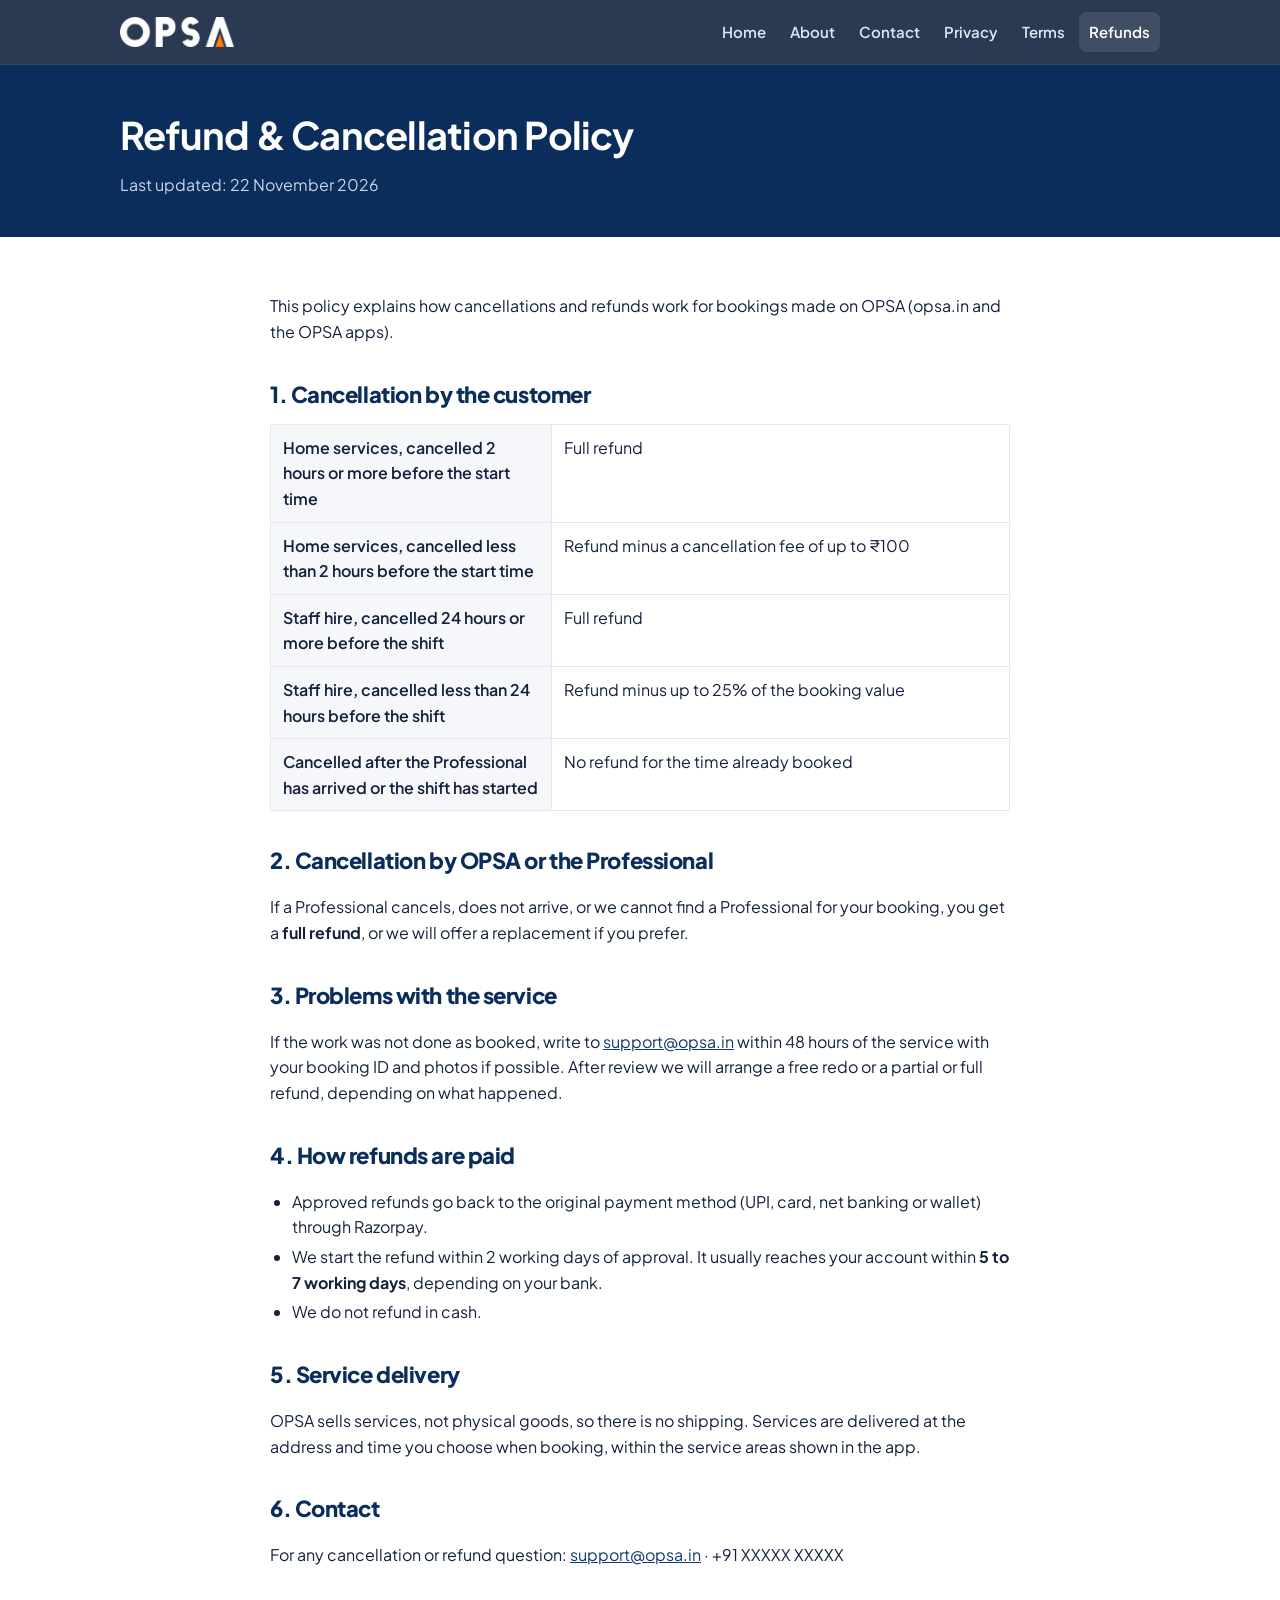
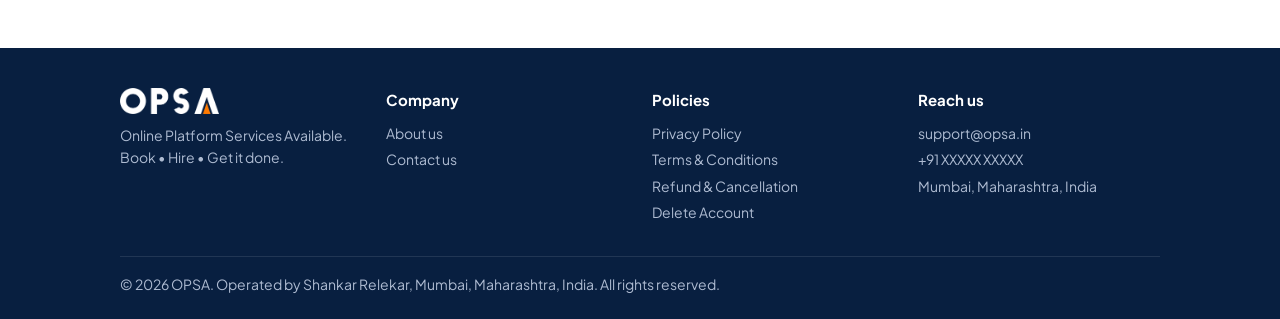
<file: refund.html>
<!doctype html>
<html lang="en">
<head>
<meta charset="utf-8">
<meta name="viewport" content="width=device-width,initial-scale=1">
<title>Refund & Cancellation Policy | OPSA</title>
<meta name="description" content="Refund & Cancellation Policy for OPSA (opsa.in).">
<link rel="icon" href="assets/favicon.png">
<link rel="apple-touch-icon" href="assets/apple-touch-icon.png">
<link rel="preconnect" href="https://fonts.googleapis.com"><link rel="preconnect" href="https://fonts.gstatic.com" crossorigin>
<link href="https://fonts.googleapis.com/css2?family=Plus+Jakarta+Sans:wght@400;500;600;700;800&display=swap" rel="stylesheet">
<link rel="stylesheet" href="style.css">
</head>
<body>
<header class="site"><div class="wrap">
  <a class="brand" href="index.html" aria-label="OPSA home"><img src="assets/logo-white.png" alt="OPSA"></a>
  <button class="menu-btn" onclick="document.querySelector('nav.main').classList.toggle('open')">Menu</button>
  <nav class="main"><a href="index.html">Home</a><a href="about.html">About</a><a href="contact.html">Contact</a><a href="privacy.html">Privacy</a><a href="terms.html">Terms</a><a href="refund.html" aria-current="page">Refunds</a></nav>
</div></header>
<main>
<div class="page-head"><div class="wrap"><h1>Refund & Cancellation Policy</h1><p>Last updated: 22 November 2026</p></div></div>
<div class="prose"><p>This policy explains how cancellations and refunds work for bookings made on OPSA (opsa.in and the OPSA apps).</p>
<h2>1. Cancellation by the customer</h2>
<table class="info">
<tr><td>Home services, cancelled 2 hours or more before the start time</td><td>Full refund</td></tr>
<tr><td>Home services, cancelled less than 2 hours before the start time</td><td>Refund minus a cancellation fee of up to &#8377;100</td></tr>
<tr><td>Staff hire, cancelled 24 hours or more before the shift</td><td>Full refund</td></tr>
<tr><td>Staff hire, cancelled less than 24 hours before the shift</td><td>Refund minus up to 25% of the booking value</td></tr>
<tr><td>Cancelled after the Professional has arrived or the shift has started</td><td>No refund for the time already booked</td></tr>
</table>

<h2>2. Cancellation by OPSA or the Professional</h2>
<p>If a Professional cancels, does not arrive, or we cannot find a Professional for your booking, you get a <strong>full refund</strong>,
or we will offer a replacement if you prefer.</p>

<h2>3. Problems with the service</h2>
<p>If the work was not done as booked, write to <a href="mailto:support@opsa.in">support@opsa.in</a> within 48 hours of the service with your booking ID
and photos if possible. After review we will arrange a free redo or a partial or full refund, depending on what happened.</p>

<h2>4. How refunds are paid</h2>
<ul><li>Approved refunds go back to the original payment method (UPI, card, net banking or wallet) through Razorpay.</li>
<li>We start the refund within 2 working days of approval. It usually reaches your account within <strong>5 to 7 working days</strong>, depending on your bank.</li>
<li>We do not refund in cash.</li></ul>

<h2>5. Service delivery</h2>
<p>OPSA sells services, not physical goods, so there is no shipping. Services are delivered at the address and time you choose
when booking, within the service areas shown in the app.</p>

<h2>6. Contact</h2>
<p>For any cancellation or refund question: <a href="mailto:support@opsa.in">support@opsa.in</a> &middot; +91 XXXXX XXXXX</p>
</div>
</main>
<footer class="site"><div class="wrap">
  <div class="cols">
    <div><img src="assets/logo-white.png" alt="OPSA"><div>Online Platform Services Available.<br>Book &bull; Hire &bull; Get it done.</div></div>
    <div><h4>Company</h4><a href="about.html">About us</a><a href="contact.html">Contact us</a></div>
    <div><h4>Policies</h4><a href="privacy.html">Privacy Policy</a><a href="terms.html">Terms &amp; Conditions</a><a href="refund.html">Refund &amp; Cancellation</a><a href="delete-account.html">Delete Account</a></div>
    <div><h4>Reach us</h4><a href="mailto:support@opsa.in">support@opsa.in</a><a href="tel:+91XXXXXXXXXX">+91 XXXXX XXXXX</a><span>Mumbai, Maharashtra, India</span></div>
  </div>
  <div class="legal">&copy; 2026 OPSA. Operated by Shankar Relekar, Mumbai, Maharashtra, India. All rights reserved.</div>
</div></footer>
</body>
</html>
</file>
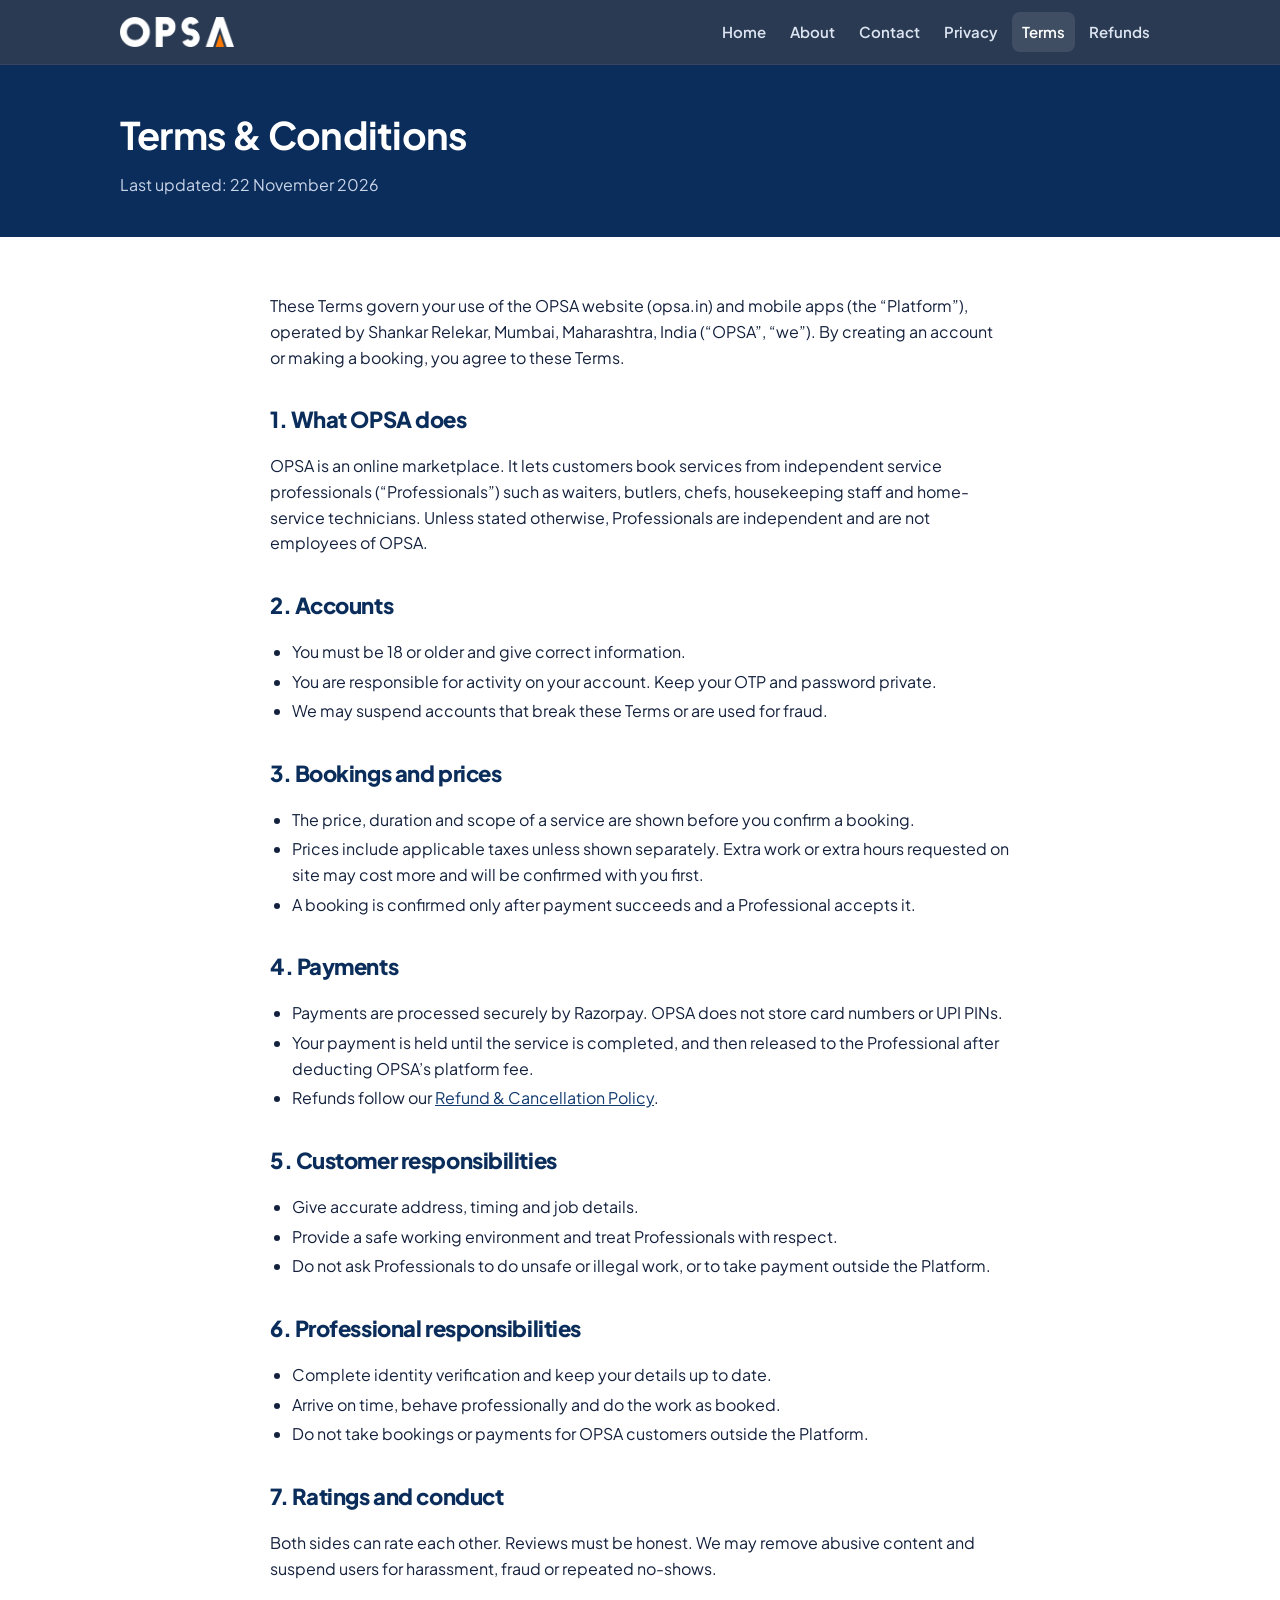
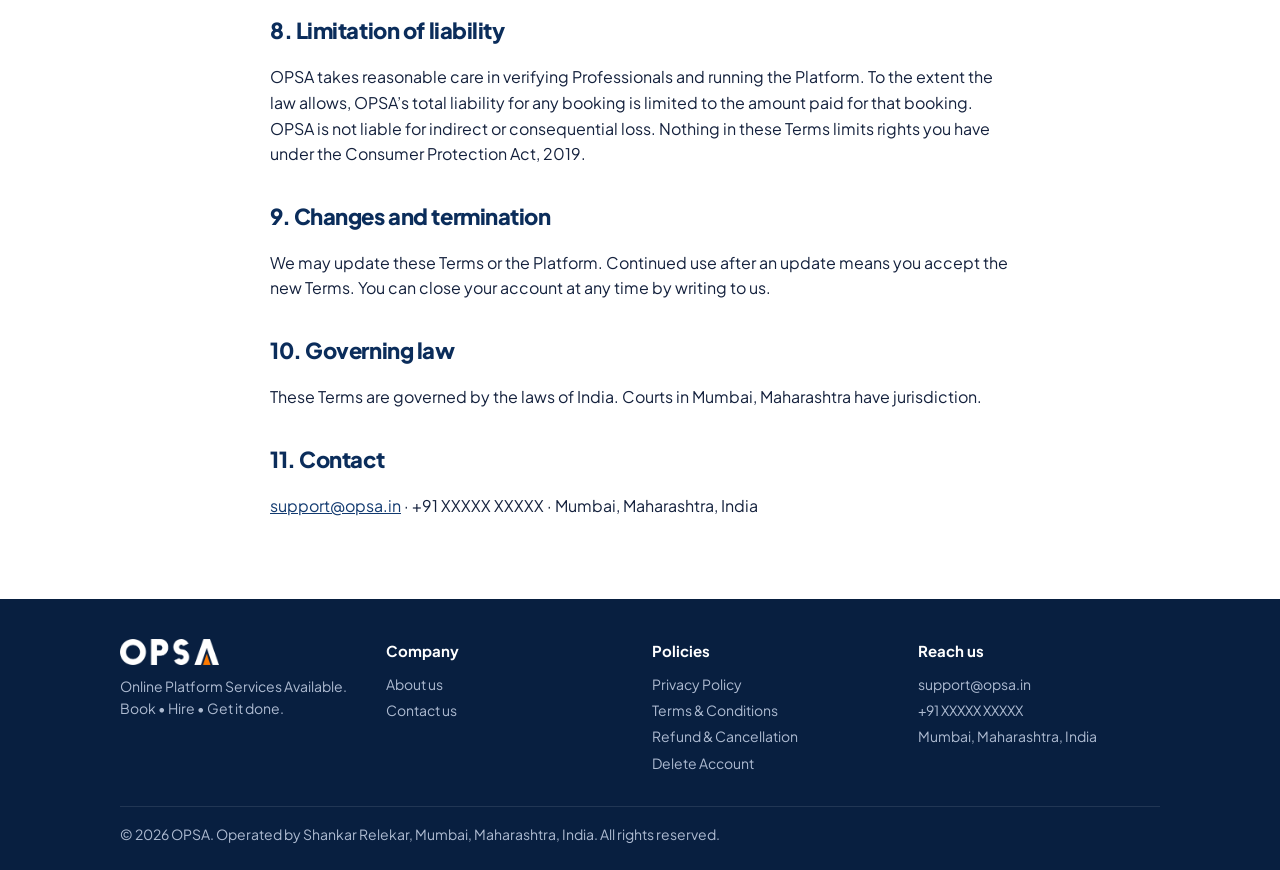
<file: terms.html>
<!doctype html>
<html lang="en">
<head>
<meta charset="utf-8">
<meta name="viewport" content="width=device-width,initial-scale=1">
<title>Terms & Conditions | OPSA</title>
<meta name="description" content="Terms & Conditions for OPSA (opsa.in).">
<link rel="icon" href="assets/favicon.png">
<link rel="apple-touch-icon" href="assets/apple-touch-icon.png">
<link rel="preconnect" href="https://fonts.googleapis.com"><link rel="preconnect" href="https://fonts.gstatic.com" crossorigin>
<link href="https://fonts.googleapis.com/css2?family=Plus+Jakarta+Sans:wght@400;500;600;700;800&display=swap" rel="stylesheet">
<link rel="stylesheet" href="style.css">
</head>
<body>
<header class="site"><div class="wrap">
  <a class="brand" href="index.html" aria-label="OPSA home"><img src="assets/logo-white.png" alt="OPSA"></a>
  <button class="menu-btn" onclick="document.querySelector('nav.main').classList.toggle('open')">Menu</button>
  <nav class="main"><a href="index.html">Home</a><a href="about.html">About</a><a href="contact.html">Contact</a><a href="privacy.html">Privacy</a><a href="terms.html" aria-current="page">Terms</a><a href="refund.html">Refunds</a></nav>
</div></header>
<main>
<div class="page-head"><div class="wrap"><h1>Terms & Conditions</h1><p>Last updated: 22 November 2026</p></div></div>
<div class="prose"><p>These Terms govern your use of the OPSA website (opsa.in) and mobile apps (the &ldquo;Platform&rdquo;), operated by Shankar Relekar, Mumbai, Maharashtra, India (&ldquo;OPSA&rdquo;, &ldquo;we&rdquo;). By creating an account or making a booking, you agree to these Terms.</p>
<h2>1. What OPSA does</h2>
<p>OPSA is an online marketplace. It lets customers book services from independent service professionals
(&ldquo;Professionals&rdquo;) such as waiters, butlers, chefs, housekeeping staff and home-service technicians. Unless stated
otherwise, Professionals are independent and are not employees of OPSA.</p>

<h2>2. Accounts</h2>
<ul><li>You must be 18 or older and give correct information.</li>
<li>You are responsible for activity on your account. Keep your OTP and password private.</li>
<li>We may suspend accounts that break these Terms or are used for fraud.</li></ul>

<h2>3. Bookings and prices</h2>
<ul><li>The price, duration and scope of a service are shown before you confirm a booking.</li>
<li>Prices include applicable taxes unless shown separately. Extra work or extra hours requested on site may cost more and will be confirmed with you first.</li>
<li>A booking is confirmed only after payment succeeds and a Professional accepts it.</li></ul>

<h2>4. Payments</h2>
<ul><li>Payments are processed securely by Razorpay. OPSA does not store card numbers or UPI PINs.</li>
<li>Your payment is held until the service is completed, and then released to the Professional after deducting OPSA&rsquo;s platform fee.</li>
<li>Refunds follow our <a href="refund.html">Refund &amp; Cancellation Policy</a>.</li></ul>

<h2>5. Customer responsibilities</h2>
<ul><li>Give accurate address, timing and job details.</li>
<li>Provide a safe working environment and treat Professionals with respect.</li>
<li>Do not ask Professionals to do unsafe or illegal work, or to take payment outside the Platform.</li></ul>

<h2>6. Professional responsibilities</h2>
<ul><li>Complete identity verification and keep your details up to date.</li>
<li>Arrive on time, behave professionally and do the work as booked.</li>
<li>Do not take bookings or payments for OPSA customers outside the Platform.</li></ul>

<h2>7. Ratings and conduct</h2>
<p>Both sides can rate each other. Reviews must be honest. We may remove abusive content and suspend users for harassment, fraud or repeated no-shows.</p>

<h2>8. Limitation of liability</h2>
<p>OPSA takes reasonable care in verifying Professionals and running the Platform. To the extent the law allows, OPSA&rsquo;s total
liability for any booking is limited to the amount paid for that booking. OPSA is not liable for indirect or consequential loss.
Nothing in these Terms limits rights you have under the Consumer Protection Act, 2019.</p>

<h2>9. Changes and termination</h2>
<p>We may update these Terms or the Platform. Continued use after an update means you accept the new Terms. You can close your account at any time by writing to us.</p>

<h2>10. Governing law</h2>
<p>These Terms are governed by the laws of India. Courts in Mumbai, Maharashtra have jurisdiction.</p>

<h2>11. Contact</h2>
<p><a href="mailto:support@opsa.in">support@opsa.in</a> &middot; +91 XXXXX XXXXX &middot; Mumbai, Maharashtra, India</p>
</div>
</main>
<footer class="site"><div class="wrap">
  <div class="cols">
    <div><img src="assets/logo-white.png" alt="OPSA"><div>Online Platform Services Available.<br>Book &bull; Hire &bull; Get it done.</div></div>
    <div><h4>Company</h4><a href="about.html">About us</a><a href="contact.html">Contact us</a></div>
    <div><h4>Policies</h4><a href="privacy.html">Privacy Policy</a><a href="terms.html">Terms &amp; Conditions</a><a href="refund.html">Refund &amp; Cancellation</a><a href="delete-account.html">Delete Account</a></div>
    <div><h4>Reach us</h4><a href="mailto:support@opsa.in">support@opsa.in</a><a href="tel:+91XXXXXXXXXX">+91 XXXXX XXXXX</a><span>Mumbai, Maharashtra, India</span></div>
  </div>
  <div class="legal">&copy; 2026 OPSA. Operated by Shankar Relekar, Mumbai, Maharashtra, India. All rights reserved.</div>
</div></footer>
</body>
</html>
</file>
<file: style.css>
:root{
  --navy:#0B2D5B; --navy-2:#123A70; --orange:#FF7A00; --orange-dark:#E06A00;
  --ink:#14213D; --muted:#5B6576; --line:#E4E8EF; --bg:#FFFFFF; --soft:#F5F7FB;
}
*{box-sizing:border-box}
html{-webkit-text-size-adjust:100%}
body{margin:0;font-family:"Plus Jakarta Sans",-apple-system,BlinkMacSystemFont,"Segoe UI",Roboto,"Helvetica Neue",Arial,sans-serif;color:var(--ink);background:var(--bg);line-height:1.6;font-size:16px}
a{color:var(--navy-2)}
img{max-width:100%;display:block}
.wrap{max-width:1080px;margin:0 auto;padding:0 20px}

/* header */
header.site{background:var(--navy);position:sticky;top:0;z-index:10}
header.site .wrap{display:flex;align-items:center;justify-content:space-between;gap:16px;min-height:64px}
.brand img{height:30px;width:auto}
nav.main{display:flex;gap:4px;flex-wrap:wrap}
nav.main a{color:#DCE4F2;text-decoration:none;font-weight:600;font-size:15px;padding:8px 10px;border-radius:8px}
nav.main a:hover,nav.main a[aria-current="page"]{color:#fff;background:rgba(255,255,255,.1)}
.menu-btn{display:none;background:none;border:1px solid rgba(255,255,255,.3);color:#fff;border-radius:8px;padding:6px 10px;font-size:15px}
@media (max-width:760px){
  .menu-btn{display:block}
  nav.main{display:none;position:absolute;left:0;right:0;top:64px;background:var(--navy);flex-direction:column;padding:8px 20px 16px}
  nav.main.open{display:flex}
}

/* hero */
.hero{background:linear-gradient(160deg,var(--navy) 0%,var(--navy-2) 100%);color:#fff;padding:64px 0 72px}
.hero h1{font-size:clamp(30px,5vw,48px);line-height:1.15;margin:0 0 14px;letter-spacing:-.5px}
.hero h1 span{color:var(--orange)}
.hero p.lead{font-size:clamp(17px,2.2vw,20px);color:#D3DDEE;max-width:620px;margin:0 0 28px}
.tagline{display:inline-block;font-weight:800;letter-spacing:3px;font-size:13px;color:var(--orange);margin-bottom:14px}
.btn{display:inline-block;background:var(--orange);color:#fff;text-decoration:none;font-weight:700;padding:13px 22px;border-radius:10px}
.btn:hover{background:var(--orange-dark)}
.btn.ghost{background:transparent;border:1.5px solid rgba(255,255,255,.5);margin-left:8px}
.badge{display:block;margin-top:22px;font-size:14px;color:#D3DDEE}

/* sections */
section{padding:56px 0}
section.alt{background:var(--soft)}
h2{font-size:clamp(24px,3.4vw,32px);margin:0 0 8px;color:var(--navy)}
.sub{color:var(--muted);margin:0 0 28px;max-width:640px}
.grid{display:grid;gap:16px;grid-template-columns:repeat(auto-fit,minmax(220px,1fr))}
.card{background:#fff;border:1px solid var(--line);border-radius:14px;padding:20px}
.card h3{margin:0 0 6px;font-size:18px;color:var(--navy)}
.card p{margin:0;color:var(--muted);font-size:15px}
.card .tag{display:inline-block;font-size:12px;font-weight:700;color:var(--orange);background:#FFF2E5;border-radius:999px;padding:2px 10px;margin-bottom:10px}
.steps{counter-reset:s;display:grid;gap:16px;grid-template-columns:repeat(auto-fit,minmax(220px,1fr))}
.steps .card{position:relative;padding-top:52px}
.steps .card::before{counter-increment:s;content:counter(s);position:absolute;top:16px;left:20px;width:28px;height:28px;border-radius:50%;background:var(--navy);color:#fff;font-weight:700;display:grid;place-items:center;font-size:14px}
.soon{opacity:.75}

/* legal / text pages */
.page-head{background:var(--navy);color:#fff;padding:40px 0}
.page-head h1{margin:0;font-size:clamp(26px,4vw,38px)}
.page-head p{margin:6px 0 0;color:#C9D4E8}
.prose{max-width:780px;padding:40px 20px 64px;margin:0 auto}
.prose h2{font-size:22px;margin:32px 0 8px}
.prose h3{font-size:18px;margin:22px 0 6px;color:var(--navy)}
.prose ul{padding-left:22px}
.prose li{margin:4px 0}
.note{background:#FFF7EE;border-left:4px solid var(--orange);padding:12px 16px;border-radius:6px;color:#5a3a12;font-size:15px}
table.info{border-collapse:collapse;width:100%;margin:12px 0}
table.info td{border:1px solid var(--line);padding:10px 12px;vertical-align:top}
table.info td:first-child{font-weight:600;width:38%;background:var(--soft)}

/* footer */
footer.site{background:#081F40;color:#AEBBD1;padding:40px 0 24px;font-size:14px}
footer.site .cols{display:grid;gap:24px;grid-template-columns:repeat(auto-fit,minmax(180px,1fr))}
footer.site h4{color:#fff;margin:0 0 10px;font-size:15px}
footer.site a{color:#AEBBD1;text-decoration:none;display:block;margin:4px 0}
footer.site a:hover{color:#fff}
footer.site .legal{border-top:1px solid rgba(255,255,255,.1);margin-top:28px;padding-top:16px}
footer.site img{height:26px;width:auto;margin-bottom:10px}

/* ===== premium home ===== */
h1,h2,h3{letter-spacing:-.02em}
header.site{background:rgba(8,26,54,.86);backdrop-filter:saturate(160%) blur(12px);-webkit-backdrop-filter:saturate(160%) blur(12px);border-bottom:1px solid rgba(255,255,255,.06)}
.btn{border-radius:999px;padding:14px 26px;box-shadow:0 10px 30px -10px rgba(255,122,0,.7);transition:transform .2s,box-shadow .2s,background .2s}
.btn:hover{transform:translateY(-2px);box-shadow:0 16px 36px -12px rgba(255,122,0,.8)}
.btn.ghost{box-shadow:none;border:1.5px solid rgba(255,255,255,.28);margin-left:10px}
.btn.ghost:hover{background:rgba(255,255,255,.08)}

.hero2{position:relative;overflow:hidden;color:#fff;padding:88px 0 96px;
  background:radial-gradient(900px 500px at 85% 10%,rgba(255,122,0,.22),transparent 60%),
             radial-gradient(700px 500px at 0% 100%,rgba(60,120,220,.25),transparent 60%),
             linear-gradient(180deg,#071A36 0%,#0B2D5B 100%)}
.hero2::before{content:"";position:absolute;inset:0;opacity:.07;
  background-image:linear-gradient(#fff 1px,transparent 1px),linear-gradient(90deg,#fff 1px,transparent 1px);
  background-size:44px 44px;mask-image:radial-gradient(ellipse at 30% 40%,#000 30%,transparent 75%);-webkit-mask-image:radial-gradient(ellipse at 30% 40%,#000 30%,transparent 75%)}
.hero-grid{position:relative;display:grid;grid-template-columns:1.15fr .85fr;gap:48px;align-items:center}
.eyebrow{font-weight:800;letter-spacing:.28em;font-size:12px;color:var(--orange);margin-bottom:18px}
.hero2 h1{font-size:clamp(36px,5.6vw,62px);line-height:1.05;margin:0 0 20px;font-weight:800}
.hero2 h1 span{background:linear-gradient(90deg,#FF7A00,#FFB066);-webkit-background-clip:text;background-clip:text;color:transparent}
.hero2 .lead{font-size:clamp(17px,2vw,19px);color:#C9D5EA;max-width:540px;margin:0 0 32px}
.ctas{display:flex;flex-wrap:wrap;gap:10px}
.ctas .btn.ghost{margin-left:0}
.pill{display:inline-flex;align-items:center;gap:8px;margin-top:28px;font-size:14px;color:#C9D5EA;border:1px solid rgba(255,255,255,.14);border-radius:999px;padding:7px 14px;background:rgba(255,255,255,.04)}
.dot{width:8px;height:8px;border-radius:50%;background:#35D07F;box-shadow:0 0 0 4px rgba(53,208,127,.18)}

/* phone mockup */
.phone{justify-self:center;width:290px;height:610px;border-radius:44px;padding:12px;background:linear-gradient(145deg,#1d2f4f,#0a1a33);box-shadow:0 40px 80px -20px rgba(0,0,0,.6),inset 0 0 0 1px rgba(255,255,255,.08);transform:rotate(-3deg)}
.screen{height:100%;border-radius:34px;background:#F5F7FB;overflow:hidden;color:var(--ink)}
.ph-top{background:var(--navy);padding:22px 18px 46px;display:flex;justify-content:space-between;align-items:center}
.ph-top img{height:18px;width:auto}
.ph-top span{color:#C9D5EA;font-size:12px}
.ph-card{margin:-30px 14px 0;background:#fff;border-radius:18px;padding:16px;box-shadow:0 12px 30px -12px rgba(11,45,91,.35)}
.ph-card small{color:var(--muted);font-size:11px;text-transform:uppercase;letter-spacing:.08em}
.ph-card b{display:block;margin:4px 0 2px;color:var(--navy)}
.ph-card span{font-size:12px;color:var(--muted)}
.ph-status{margin-top:12px;font-size:12px;font-weight:700;color:#1C9A5B;display:flex;align-items:center;gap:6px}
.ph-status i{width:8px;height:8px;border-radius:50%;background:#35D07F}
.ph-row{display:grid;grid-template-columns:repeat(4,1fr);gap:8px;margin:18px 14px}
.ph-row div{background:#fff;border-radius:14px;padding:12px 4px;text-align:center;box-shadow:0 4px 14px -8px rgba(11,45,91,.3)}
.ph-row svg{width:22px;height:22px;stroke:var(--orange);fill:none;stroke-width:1.8;stroke-linecap:round;stroke-linejoin:round}
.ph-row em{display:block;font-style:normal;font-size:10px;font-weight:600;margin-top:4px;color:var(--navy)}
.ph-pay{margin:0 14px;background:var(--navy);color:#DCE4F2;border-radius:14px;padding:12px;font-size:11.5px;display:flex;gap:8px;align-items:center}
.ph-pay svg{flex:none;width:18px;height:18px;stroke:var(--orange);fill:none;stroke-width:1.8}

/* trust strip */
.trust{background:#fff;border-bottom:1px solid var(--line)}
.trust-row{display:grid;grid-template-columns:repeat(3,1fr);gap:12px;padding-top:22px;padding-bottom:22px}
.trust-row div{display:flex;align-items:center;gap:10px;font-weight:600;color:var(--navy);font-size:15px}
.trust-row svg{width:22px;height:22px;flex:none;stroke:var(--orange);fill:none;stroke-width:1.8;stroke-linecap:round;stroke-linejoin:round}

/* sections */
section{padding:80px 0}
.kicker{font-size:12px;font-weight:800;letter-spacing:.2em;text-transform:uppercase;color:var(--orange);margin-bottom:10px}
h2{font-weight:800}
.grid4{display:grid;gap:18px;grid-template-columns:repeat(4,1fr)}
.svc{background:#fff;border:1px solid var(--line);border-radius:20px;padding:24px;transition:transform .25s,box-shadow .25s,border-color .25s}
.svc:hover{transform:translateY(-4px);box-shadow:0 22px 40px -22px rgba(11,45,91,.35);border-color:#D3DBE8}
.ico{width:48px;height:48px;border-radius:14px;display:grid;place-items:center;background:linear-gradient(145deg,#FFF3E6,#FFE2C4);margin-bottom:16px}
.ico svg{width:24px;height:24px;stroke:#E06A00;fill:none;stroke-width:1.8;stroke-linecap:round;stroke-linejoin:round}
.svc h3{margin:0 0 6px;font-size:18px;color:var(--navy)}
.svc p{margin:0;color:var(--muted);font-size:15px}

.flow{display:grid;grid-template-columns:repeat(3,1fr);gap:18px;margin-top:28px}
.flow div{position:relative;padding:28px;border-radius:20px;background:linear-gradient(180deg,#fff,#F7F9FC);border:1px solid var(--line)}
.flow b{font-size:44px;line-height:1;font-weight:800;color:transparent;-webkit-text-stroke:1.5px var(--orange)}
.flow h3{margin:14px 0 6px;color:var(--navy)}
.flow p{margin:0;color:var(--muted)}

.cta-band{padding:0 0 80px}
.cta-inner{display:flex;align-items:center;justify-content:space-between;gap:24px;flex-wrap:wrap;border-radius:28px;padding:44px;color:#fff;
  background:radial-gradient(500px 240px at 100% 0%,rgba(255,122,0,.35),transparent 70%),linear-gradient(135deg,#0B2D5B,#071A36)}
.cta-inner h2{color:#fff;margin:0 0 6px}
.cta-inner p{margin:0;color:#C9D5EA;max-width:560px}

@media (max-width:900px){
  .hero-grid{grid-template-columns:1fr}
  .phone{margin-top:12px;transform:none;width:280px;height:600px}
  .grid4{grid-template-columns:repeat(2,1fr)}
  .flow{grid-template-columns:1fr}
}
@media (max-width:560px){
  .hero2{padding:56px 0 64px}
  .grid4{grid-template-columns:1fr 1fr;gap:12px}
  .svc{padding:16px;border-radius:16px}
  .svc h3{font-size:16px}
  .svc p{font-size:13.5px}
  .ico{width:40px;height:40px;margin-bottom:12px}
  .trust-row{grid-template-columns:1fr}
  section{padding:56px 0}
  .cta-inner{padding:28px}
}

.ph-list{margin:0 14px 14px;background:#fff;border-radius:14px;padding:12px;box-shadow:0 4px 14px -8px rgba(11,45,91,.3)}
.ph-list small{color:var(--muted);font-size:10px;text-transform:uppercase;letter-spacing:.08em}
.ph-list div{display:flex;align-items:center;gap:10px;margin-top:10px}
.ph-list p{margin:0;font-size:11px;color:var(--muted);line-height:1.35}
.ph-list b{color:var(--navy);font-size:12px}
.av{width:30px;height:30px;border-radius:50%;display:grid;place-items:center;font-size:11px;font-weight:700;color:#fff;background:linear-gradient(135deg,#FF7A00,#FFB066)}
@media (max-width:360px){.grid4{grid-template-columns:1fr}}
.staff-grid{display:grid;gap:18px;grid-template-columns:repeat(5,1fr)}
.staff{background:#fff;border:1px solid var(--line);border-radius:20px;overflow:hidden;transition:transform .25s,box-shadow .25s}
.staff:hover{transform:translateY(-4px);box-shadow:0 22px 40px -22px rgba(11,45,91,.4)}
.staff img{width:100%;aspect-ratio:4/5;object-fit:cover;object-position:top;background:#1f1f1f}
.staff div{padding:16px 18px 20px}
.staff h3{margin:0 0 4px;font-size:17px;color:var(--navy)}
.staff p{margin:0;font-size:14px;color:var(--muted)}
.note-img{font-size:12px;color:#8A93A3}
@media (max-width:1000px){.staff-grid{grid-template-columns:repeat(3,1fr)}}
@media (max-width:560px){.staff-grid{grid-template-columns:1fr 1fr;gap:12px}.staff div{padding:12px}.staff h3{font-size:15px}.staff p{font-size:13px}}
</file>
